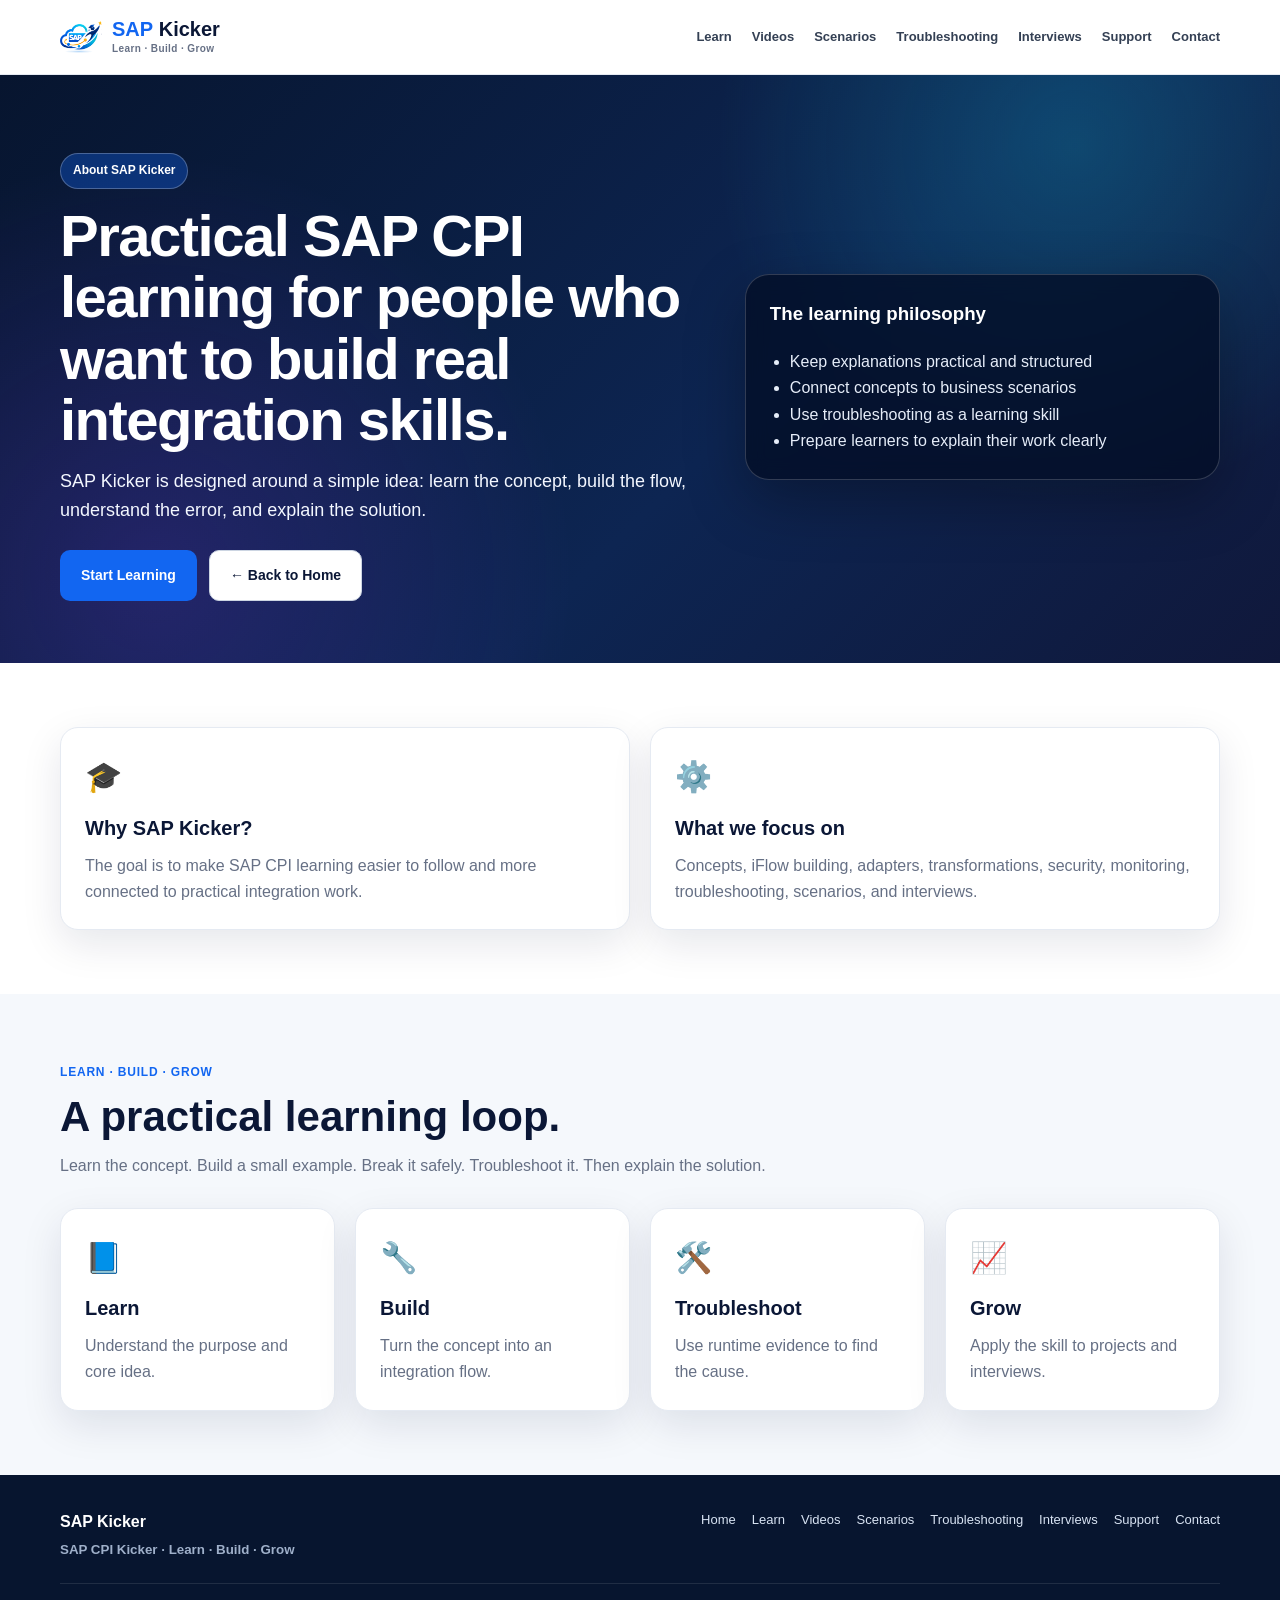
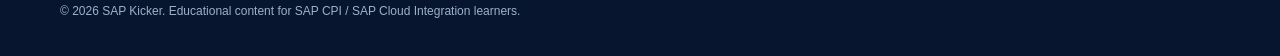
<file: about.html>
<!DOCTYPE html><html lang="en"><head><meta charset="UTF-8"><meta name="viewport" content="width=device-width, initial-scale=1.0"><meta name="description" content="About SAP Kicker, a practical learning resource for SAP CPI and SAP Cloud Integration."><title>SAP Kicker | About</title><link rel="stylesheet" href="site.css"></head><body><header><div class="container nav"><a class="logo" href="index.html" aria-label="SAP Kicker home"><img class="site-logo-image" src="[data-uri]" alt="SAP Kicker logo"><span class="logo-text"><b>SAP</b> Kicker<small>Learn · Build · Grow</small></span></a><button class="menu-btn" onclick="toggleMenu()" aria-label="Open navigation menu">☰</button><nav><a href="learning-roadmap.html">Learn</a><a href="tutorials.html">Videos</a><a href="real-time-scenarios.html">Scenarios</a><a href="troubleshooting.html">Troubleshooting</a><a href="interview-preparation.html">Interviews</a><a href="support.html">Support</a><a href="contact.html">Contact</a></nav></div></header><main><section class="page-hero"><div class="container"><div class="hero-grid"><div><span class="badge">About SAP Kicker</span><h1>Practical SAP CPI learning for people who want to build real integration skills.</h1><p>SAP Kicker is designed around a simple idea: learn the concept, build the flow, understand the error, and explain the solution.</p><div class="hero-actions"><a class="btn btn-primary" href="learning-roadmap.html">Start Learning</a><a class="btn btn-outline" href="index.html">← Back to Home</a></div></div><div class="hero-card"><h3>The learning philosophy</h3><ul><li>Keep explanations practical and structured</li><li>Connect concepts to business scenarios</li><li>Use troubleshooting as a learning skill</li><li>Prepare learners to explain their work clearly</li></ul></div></div></div></section><section><div class="container"><div class="grid grid-2"><article class="card"><div class="icon">🎓</div><h3>Why SAP Kicker?</h3><p>The goal is to make SAP CPI learning easier to follow and more connected to practical integration work.</p></article><article class="card"><div class="icon">⚙️</div><h3>What we focus on</h3><p>Concepts, iFlow building, adapters, transformations, security, monitoring, troubleshooting, scenarios, and interviews.</p></article></div></div></section>
<section class="alt"><div class="container"><div class="section-head"><span class="eyebrow">Learn · Build · Grow</span><h2>A practical learning loop.</h2><p>Learn the concept. Build a small example. Break it safely. Troubleshoot it. Then explain the solution.</p></div><div class="grid grid-4"><article class="card"><div class="icon">📘</div><h3>Learn</h3><p>Understand the purpose and core idea.</p></article><article class="card"><div class="icon">🔧</div><h3>Build</h3><p>Turn the concept into an integration flow.</p></article><article class="card"><div class="icon">🛠️</div><h3>Troubleshoot</h3><p>Use runtime evidence to find the cause.</p></article><article class="card"><div class="icon">📈</div><h3>Grow</h3><p>Apply the skill to projects and interviews.</p></article></div></div></section></main><footer><div class="container"><div class="footer-grid"><div><div class="footer-brand">SAP Kicker<small>SAP CPI Kicker · Learn · Build · Grow</small></div></div><div class="footer-links"><a href="index.html">Home</a><a href="learning-roadmap.html">Learn</a><a href="tutorials.html">Videos</a><a href="real-time-scenarios.html">Scenarios</a><a href="troubleshooting.html">Troubleshooting</a><a href="interview-preparation.html">Interviews</a><a href="support.html">Support</a><a href="contact.html">Contact</a></div></div><div class="copyright">© 2026 SAP Kicker. Educational content for SAP CPI / SAP Cloud Integration learners.</div></div></footer><script>function toggleMenu(){document.querySelector('.nav').classList.toggle('open')}</script></body></html>
</file>
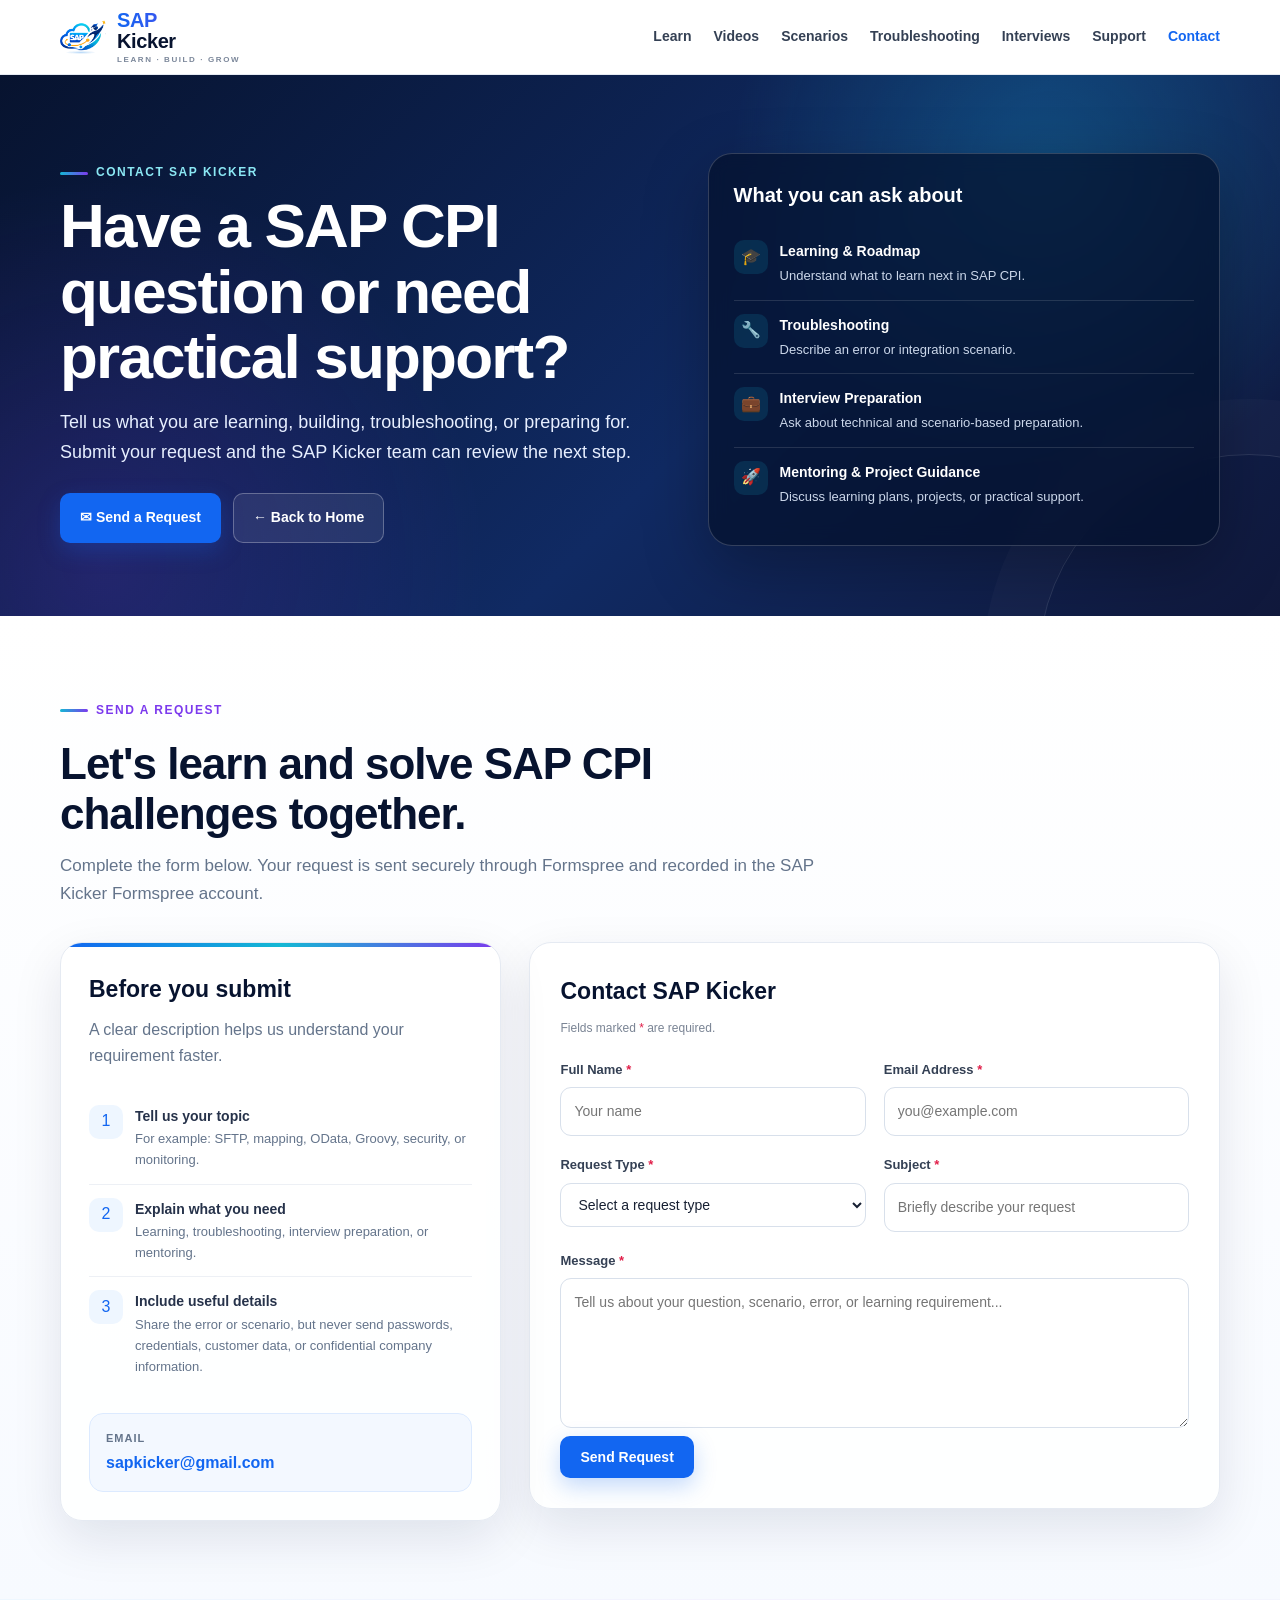
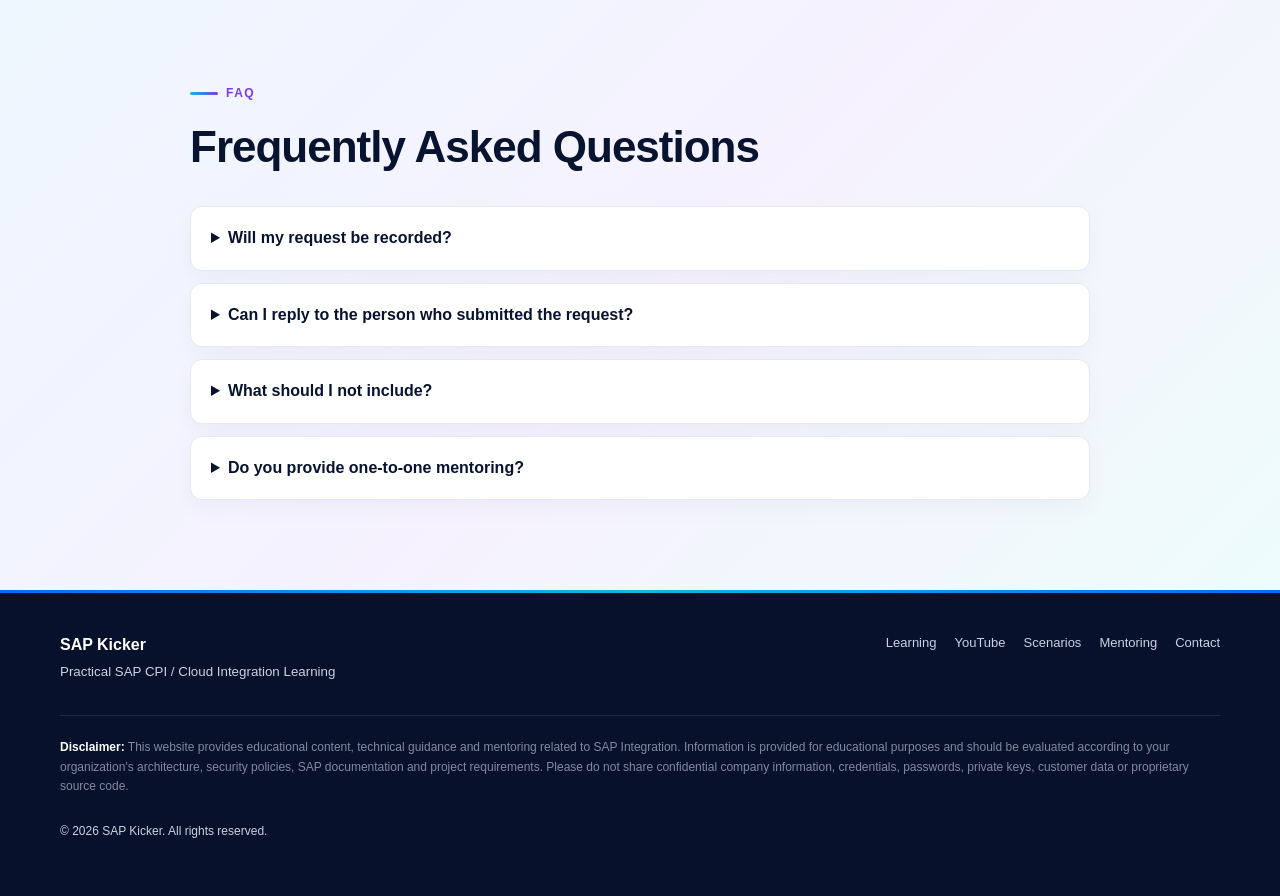
<file: contact.html>
<!DOCTYPE html>
<html lang="en">
<head>
<meta charset="UTF-8">
<meta name="viewport" content="width=device-width, initial-scale=1.0">
<meta name="description" content="Contact SAP Kicker for SAP CPI learning questions, support, mentoring, and collaboration.">
<title>SAP Kicker | Contact</title>
<style>
:root{
  --navy:#07132f; --blue:#1266f1; --cyan:#14b8d4; --purple:#7c3aed;
  --text:#172033; --muted:#64748b; --white:#fff; --border:#e5eaf2;
  --shadow:0 18px 50px rgba(11,23,54,.10);
}
*{box-sizing:border-box;scroll-behavior:smooth}
body{
  margin:0;font-family:Inter,Segoe UI,Roboto,Arial,sans-serif;color:var(--text);
  background:radial-gradient(circle at 0% 0%,rgba(18,102,241,.035),transparent 28%),
             radial-gradient(circle at 100% 40%,rgba(20,184,212,.035),transparent 25%),#fff;
  line-height:1.65;
}
a{text-decoration:none;color:inherit}
.container{width:min(1160px,92%);margin:auto}
header{
  position:sticky;top:0;z-index:1000;background:rgba(255,255,255,.96);
  backdrop-filter:blur(12px);border-bottom:1px solid var(--border);
}
.nav{height:74px;display:flex;align-items:center;justify-content:space-between;gap:20px}
.logo{display:flex;align-items:center;gap:11px;letter-spacing:-.4px;flex:0 0 auto}
.site-logo-image{width:46px;height:46px;object-fit:contain;border-radius:13px;display:block}
.logo-text{display:flex;flex-direction:column;font-size:20px;font-weight:850;line-height:1.05;color:var(--navy)}
.logo-text b{background:linear-gradient(90deg,#1266f1,#7c3aed);-webkit-background-clip:text;background-clip:text;color:transparent}
.logo-text small{font-size:8px;letter-spacing:1.6px;text-transform:uppercase;color:#7b879a;margin-top:4px;font-weight:800}
nav{display:flex;gap:22px;align-items:center}
nav a{font-size:14px;font-weight:650;color:#344054}
nav a:hover,nav a.active{color:var(--blue)}
.menu-btn{display:none;background:none;border:0;font-size:27px;cursor:pointer;color:var(--navy)}

.contact-hero{
  position:relative;overflow:hidden;color:white;
  background:
    radial-gradient(circle at 82% 18%,rgba(20,184,212,.24),transparent 28%),
    radial-gradient(circle at 8% 90%,rgba(124,58,237,.20),transparent 30%),
    linear-gradient(135deg,#07132f 0%,#102a63 58%,#10183b 100%);
  padding:78px 0 70px;
}
.contact-hero::after{
  content:"";position:absolute;width:420px;height:420px;border-radius:50%;
  right:-180px;bottom:-260px;border:1px solid rgba(255,255,255,.12);
  box-shadow:0 0 0 55px rgba(255,255,255,.025);
}
.hero-grid{display:grid;grid-template-columns:1.08fr .92fr;gap:46px;align-items:center;position:relative;z-index:2}
.eyebrow{
  display:inline-flex;align-items:center;gap:8px;color:#8be8f4;font-size:12px;font-weight:850;
  text-transform:uppercase;letter-spacing:1.5px;margin-bottom:10px;
}
.eyebrow::before{content:"";width:28px;height:3px;border-radius:99px;background:linear-gradient(90deg,#14b8d4,#7c3aed)}
h1{font-size:clamp(38px,5vw,62px);line-height:1.06;letter-spacing:-1.8px;margin:0 0 18px;color:#fff}
.hero-copy p{font-size:18px;max-width:700px;color:#e7efff;margin:0}
.hero-actions{display:flex;gap:12px;flex-wrap:wrap;margin-top:26px}
.btn{display:inline-flex;align-items:center;justify-content:center;padding:12px 19px;border-radius:10px;font-weight:750;font-size:14px;border:1px solid transparent;transition:.2s;cursor:pointer}
.btn-primary{background:var(--blue);color:#fff;box-shadow:0 8px 22px rgba(18,102,241,.25)}
.btn-primary:hover{transform:translateY(-2px)}
.btn-outline{background:rgba(255,255,255,.08);border-color:rgba(255,255,255,.28);color:#fff}
.hero-panel{
  background:rgba(4,16,43,.70);border:1px solid rgba(255,255,255,.18);border-radius:24px;
  padding:25px;box-shadow:0 22px 65px rgba(0,0,0,.28);backdrop-filter:blur(10px)
}
.hero-panel h3{margin:0 0 15px;font-size:20px;color:#fff}
.panel-item{display:flex;gap:12px;align-items:flex-start;padding:13px 0;border-top:1px solid rgba(255,255,255,.12)}
.panel-item:first-of-type{border-top:0}
.panel-icon{width:34px;height:34px;display:grid;place-items:center;border-radius:10px;background:rgba(20,184,212,.14);flex:0 0 auto}
.panel-item strong{display:block;color:#fff;font-size:14px}
.panel-item span{display:block;color:#cbd7ea;font-size:13px;margin-top:2px}

section{padding:78px 0}
.contact-section{background:linear-gradient(180deg,#fff 0%,#f7faff 100%)}
.section-head{max-width:760px;margin-bottom:34px}
.section-head .eyebrow{color:var(--purple)}
.section-head h2{font-size:clamp(30px,4vw,44px);line-height:1.15;margin:8px 0 12px;color:var(--navy);letter-spacing:-1px}
.section-head p{color:var(--muted);font-size:17px;margin:0}

.contact-grid{display:grid;grid-template-columns:.78fr 1.22fr;gap:28px;align-items:start}
.info-card,.form-card{background:rgba(255,255,255,.92);border:1px solid var(--border);border-radius:22px;box-shadow:var(--shadow)}
.info-card{padding:28px;position:relative;overflow:hidden}
.info-card::before{content:"";position:absolute;left:0;right:0;top:0;height:4px;background:linear-gradient(90deg,#1266f1,#14b8d4,#7c3aed)}
.info-card h3,.form-card h3{margin:0 0 8px;color:var(--navy);font-size:23px}
.info-card>p{color:var(--muted);margin-top:0}
.info-list{list-style:none;padding:0;margin:22px 0 0}
.info-list li{display:flex;gap:12px;padding:13px 0;border-top:1px solid #edf0f5}
.info-list li:first-child{border-top:0}
.info-badge{width:34px;height:34px;border-radius:10px;background:#eef6ff;color:var(--blue);display:grid;place-items:center;flex:0 0 auto}
.info-list strong{display:block;color:#26324a;font-size:14px}
.info-list span{display:block;color:var(--muted);font-size:13px}
.email-box{margin-top:22px;padding:15px 16px;background:#f3f8ff;border:1px solid #dceaff;border-radius:14px}
.email-box small{display:block;color:#64748b;font-size:11px;text-transform:uppercase;letter-spacing:1px;font-weight:800}
.email-box a{display:block;color:var(--blue);font-weight:800;margin-top:3px;word-break:break-word}

.form-card{padding:30px}
.form-grid{display:grid;grid-template-columns:1fr 1fr;gap:18px}
.field{display:flex;flex-direction:column;gap:7px}
.field.full{grid-column:1/-1}
label{font-size:13px;font-weight:750;color:#344054}
.required{color:#e11d48}
input,select,textarea{
  width:100%;border:1px solid #d8e0eb;border-radius:11px;background:#fff;color:#172033;
  font:inherit;font-size:14px;padding:12px 13px;outline:none;transition:.2s
}
input:focus,select:focus,textarea:focus{border-color:#7aa9ff;box-shadow:0 0 0 4px rgba(18,102,241,.10)}
textarea{min-height:150px;resize:vertical}
.form-note{font-size:12px;color:#7a8494;margin:8px 0 20px}
.submit-row{display:flex;align-items:center;gap:15px;flex-wrap:wrap;margin-top:8px}
.status{font-size:13px;font-weight:700;display:none}
.status.success{display:block;color:#16803c}
.status.error{display:block;color:#b42318}
.status.sending{display:block;color:#526176}
.submit-btn:disabled{opacity:.65;cursor:wait;transform:none}
.honeypot{position:absolute!important;left:-9999px!important;width:1px!important;height:1px!important;overflow:hidden!important}

.faq-section{background:linear-gradient(135deg,#eef7ff 0%,#f6f2ff 52%,#eefcfb 100%)}
.faq{max-width:900px;margin:auto}
details{background:#fff;border:1px solid var(--border);border-radius:12px;padding:18px 20px;margin-bottom:12px;box-shadow:0 8px 24px rgba(11,23,54,.04)}
summary{cursor:pointer;font-weight:750;color:var(--navy)}
details p{color:var(--muted);margin:10px 0 0}

footer{position:relative;overflow:hidden;background:#07112b;color:#c8d2e4;padding:42px 0}
footer::before{content:"";position:absolute;top:0;left:0;right:0;height:3px;background:linear-gradient(90deg,#1266f1,#14b8d4,#1266f1)}
.footer-grid{display:flex;justify-content:space-between;gap:30px;flex-wrap:wrap}
footer strong{color:#fff}
.footer-links{display:flex;gap:18px;flex-wrap:wrap;font-size:13px}
footer a:hover{color:#fff}
.disclaimer{font-size:12px;color:#7f8ba0;border-top:1px solid rgba(255,255,255,.10);padding-top:22px;margin-top:30px}
footer .copyright{font-size:12px;margin-top:25px}

@media(max-width:900px){
  .hero-grid,.contact-grid{grid-template-columns:1fr}
  nav{display:none;position:absolute;top:74px;left:0;right:0;background:#fff;padding:18px 5%;border-bottom:1px solid var(--border);flex-direction:column;align-items:flex-start;gap:15px}
  nav.open{display:flex}
  .menu-btn{display:block}
}
@media(max-width:650px){
  .nav{height:68px}
  .site-logo-image{width:42px;height:42px}
  .logo-text{font-size:18px}
  .contact-hero{padding:62px 0 54px}
  section{padding:60px 0}
  .form-grid{grid-template-columns:1fr}
  .field.full{grid-column:auto}
  .form-card,.info-card{padding:22px}
  h1{letter-spacing:-1px}
}
</style>
</head>
<body>
<header>
  <div class="container nav">
    <a class="logo" href="index.html" aria-label="SAP Kicker home">
      <img class="site-logo-image" src="[data-uri]" alt="SAP Kicker logo">
      <span class="logo-text"><b>SAP</b> Kicker<small>Learn · Build · Grow</small></span>
    </a>
    <button class="menu-btn" onclick="toggleMenu()" aria-label="Open navigation menu">☰</button>
    <nav id="nav">
      <a href="learning-roadmap.html">Learn</a>
      <a href="tutorials.html">Videos</a>
      <a href="real-time-scenarios.html">Scenarios</a>
      <a href="troubleshooting.html">Troubleshooting</a>
      <a href="interview-preparation.html">Interviews</a>
      <a href="support.html">Support</a>
      <a class="active" href="contact.html">Contact</a>
    </nav>
  </div>
</header>

<main>
<section class="contact-hero">
  <div class="container hero-grid">
    <div class="hero-copy">
      <span class="eyebrow">Contact SAP Kicker</span>
      <h1>Have a SAP CPI question or need practical support?</h1>
      <p>Tell us what you are learning, building, troubleshooting, or preparing for. Submit your request and the SAP Kicker team can review the next step.</p>
      <div class="hero-actions">
        <a class="btn btn-primary" href="#request-form">✉ Send a Request</a>
        <a class="btn btn-outline" href="index.html">← Back to Home</a>
      </div>
    </div>
    <div class="hero-panel">
      <h3>What you can ask about</h3>
      <div class="panel-item"><div class="panel-icon">🎓</div><div><strong>Learning & Roadmap</strong><span>Understand what to learn next in SAP CPI.</span></div></div>
      <div class="panel-item"><div class="panel-icon">🔧</div><div><strong>Troubleshooting</strong><span>Describe an error or integration scenario.</span></div></div>
      <div class="panel-item"><div class="panel-icon">💼</div><div><strong>Interview Preparation</strong><span>Ask about technical and scenario-based preparation.</span></div></div>
      <div class="panel-item"><div class="panel-icon">🚀</div><div><strong>Mentoring & Project Guidance</strong><span>Discuss learning plans, projects, or practical support.</span></div></div>
    </div>
  </div>
</section>

<section class="contact-section" id="request-form">
  <div class="container">
    <div class="section-head">
      <span class="eyebrow">Send a Request</span>
      <h2>Let's learn and solve SAP CPI challenges together.</h2>
      <p>Complete the form below. Your request is sent securely through Formspree and recorded in the SAP Kicker Formspree account.</p>
    </div>

    <div class="contact-grid">
      <aside class="info-card">
        <h3>Before you submit</h3>
        <p>A clear description helps us understand your requirement faster.</p>
        <ul class="info-list">
          <li><div class="info-badge">1</div><div><strong>Tell us your topic</strong><span>For example: SFTP, mapping, OData, Groovy, security, or monitoring.</span></div></li>
          <li><div class="info-badge">2</div><div><strong>Explain what you need</strong><span>Learning, troubleshooting, interview preparation, or mentoring.</span></div></li>
          <li><div class="info-badge">3</div><div><strong>Include useful details</strong><span>Share the error or scenario, but never send passwords, credentials, customer data, or confidential company information.</span></div></li>
        </ul>
        <div class="email-box">
          <small>Email</small>
          <a href="mailto:sapkicker@gmail.com">sapkicker@gmail.com</a>
        </div>
      </aside>

      <div class="form-card">
        <h3>Contact SAP Kicker</h3>
        <p class="form-note">Fields marked <span class="required">*</span> are required.</p>

        <form id="contact-form" action="https://formspree.io/f/xkjgwqvq" method="POST">
          <div class="form-grid">
            <div class="field">
              <label for="name">Full Name <span class="required">*</span></label>
              <input id="name" name="name" type="text" autocomplete="name" placeholder="Your name" required>
            </div>
            <div class="field">
              <label for="email">Email Address <span class="required">*</span></label>
              <input id="email" name="email" type="email" autocomplete="email" placeholder="you@example.com" required>
            </div>
            <div class="field">
              <label for="topic">Request Type <span class="required">*</span></label>
              <select id="topic" name="topic" required>
                <option value="">Select a request type</option>
                <option>SAP CPI Learning</option>
                <option>Real-Time Scenario</option>
                <option>Troubleshooting</option>
                <option>Interview Preparation</option>
                <option>Career Guidance</option>
                <option>Project Guidance</option>
                <option>1:1 Mentoring</option>
                <option>Other</option>
              </select>
            </div>
            <div class="field">
              <label for="subject">Subject <span class="required">*</span></label>
              <input id="subject" name="subject" type="text" placeholder="Briefly describe your request" required>
            </div>
            <div class="field full">
              <label for="message">Message <span class="required">*</span></label>
              <textarea id="message" name="message" placeholder="Tell us about your question, scenario, error, or learning requirement..." required></textarea>
            </div>
          </div>

          <input class="honeypot" type="text" name="_gotcha" tabindex="-1" autocomplete="off">
          <input type="hidden" name="_subject" value="SAP Kicker Website Contact Request">

          <div class="submit-row">
            <button id="submit-button" class="btn btn-primary submit-btn" type="submit">Send Request</button>
            <span id="form-status" class="status" role="status" aria-live="polite"></span>
          </div>
        </form>
      </div>
    </div>
  </div>
</section>

<section class="faq-section">
  <div class="container faq">
    <div class="section-head">
      <span class="eyebrow">FAQ</span>
      <h2>Frequently Asked Questions</h2>
    </div>
    <details><summary>Will my request be recorded?</summary><p>Yes. The form is connected to the SAP Kicker Formspree endpoint, so submitted form data is recorded in the Formspree account. Formspree can also send the submission to the configured target email.</p></details>
    <details><summary>Can I reply to the person who submitted the request?</summary><p>Yes. The form uses the submitter's email field, which Formspree uses as the Reply-To address for email notifications.</p></details>
    <details><summary>What should I not include?</summary><p>Do not submit passwords, credentials, private keys, customer information, confidential company data, or proprietary source code.</p></details>
    <details><summary>Do you provide one-to-one mentoring?</summary><p>Yes. You can select 1:1 Mentoring in the request type and describe what you need.</p></details>
  </div>
</section>
</main>

<footer>
  <div class="container">
    <div class="footer-grid">
      <div><strong>SAP Kicker</strong><br><small>Practical SAP CPI / Cloud Integration Learning</small></div>
      <div class="footer-links">
        <a href="learning-roadmap.html">Learning</a>
        <a href="tutorials.html">YouTube</a>
        <a href="real-time-scenarios.html">Scenarios</a>
        <a href="support.html">Mentoring</a>
        <a href="contact.html">Contact</a>
      </div>
    </div>
    <div class="disclaimer"><strong>Disclaimer:</strong> This website provides educational content, technical guidance and mentoring related to SAP Integration. Information is provided for educational purposes and should be evaluated according to your organization's architecture, security policies, SAP documentation and project requirements. Please do not share confidential company information, credentials, passwords, private keys, customer data or proprietary source code.</div>
    <p class="copyright">© 2026 SAP Kicker. All rights reserved.</p>
  </div>
</footer>

<script>
function toggleMenu(){document.getElementById("nav").classList.toggle("open");}
document.querySelectorAll("nav a").forEach(a=>a.addEventListener("click",()=>document.getElementById("nav").classList.remove("open")));

const form=document.getElementById("contact-form");
const button=document.getElementById("submit-button");
const status=document.getElementById("form-status");

form.addEventListener("submit", async function(event){
  event.preventDefault();
  status.className="status sending";
  status.textContent="Sending your request…";
  button.disabled=true;

  try{
    const response=await fetch(form.action,{
      method:"POST",
      body:new FormData(form),
      headers:{"Accept":"application/json"}
    });
    if(response.ok){
      form.reset();
      status.className="status success";
      status.textContent="Request received successfully. Thank you for contacting SAP Kicker.";
    }else{
      const data=await response.json().catch(()=>({}));
      throw new Error(data.error || "Unable to submit the request.");
    }
  }catch(error){
    status.className="status error";
    status.textContent="We could not send the request from this browser. Please try again or email sapkicker@gmail.com.";
  }finally{
    button.disabled=false;
  }
});
</script>
</body>
</html>
</file>
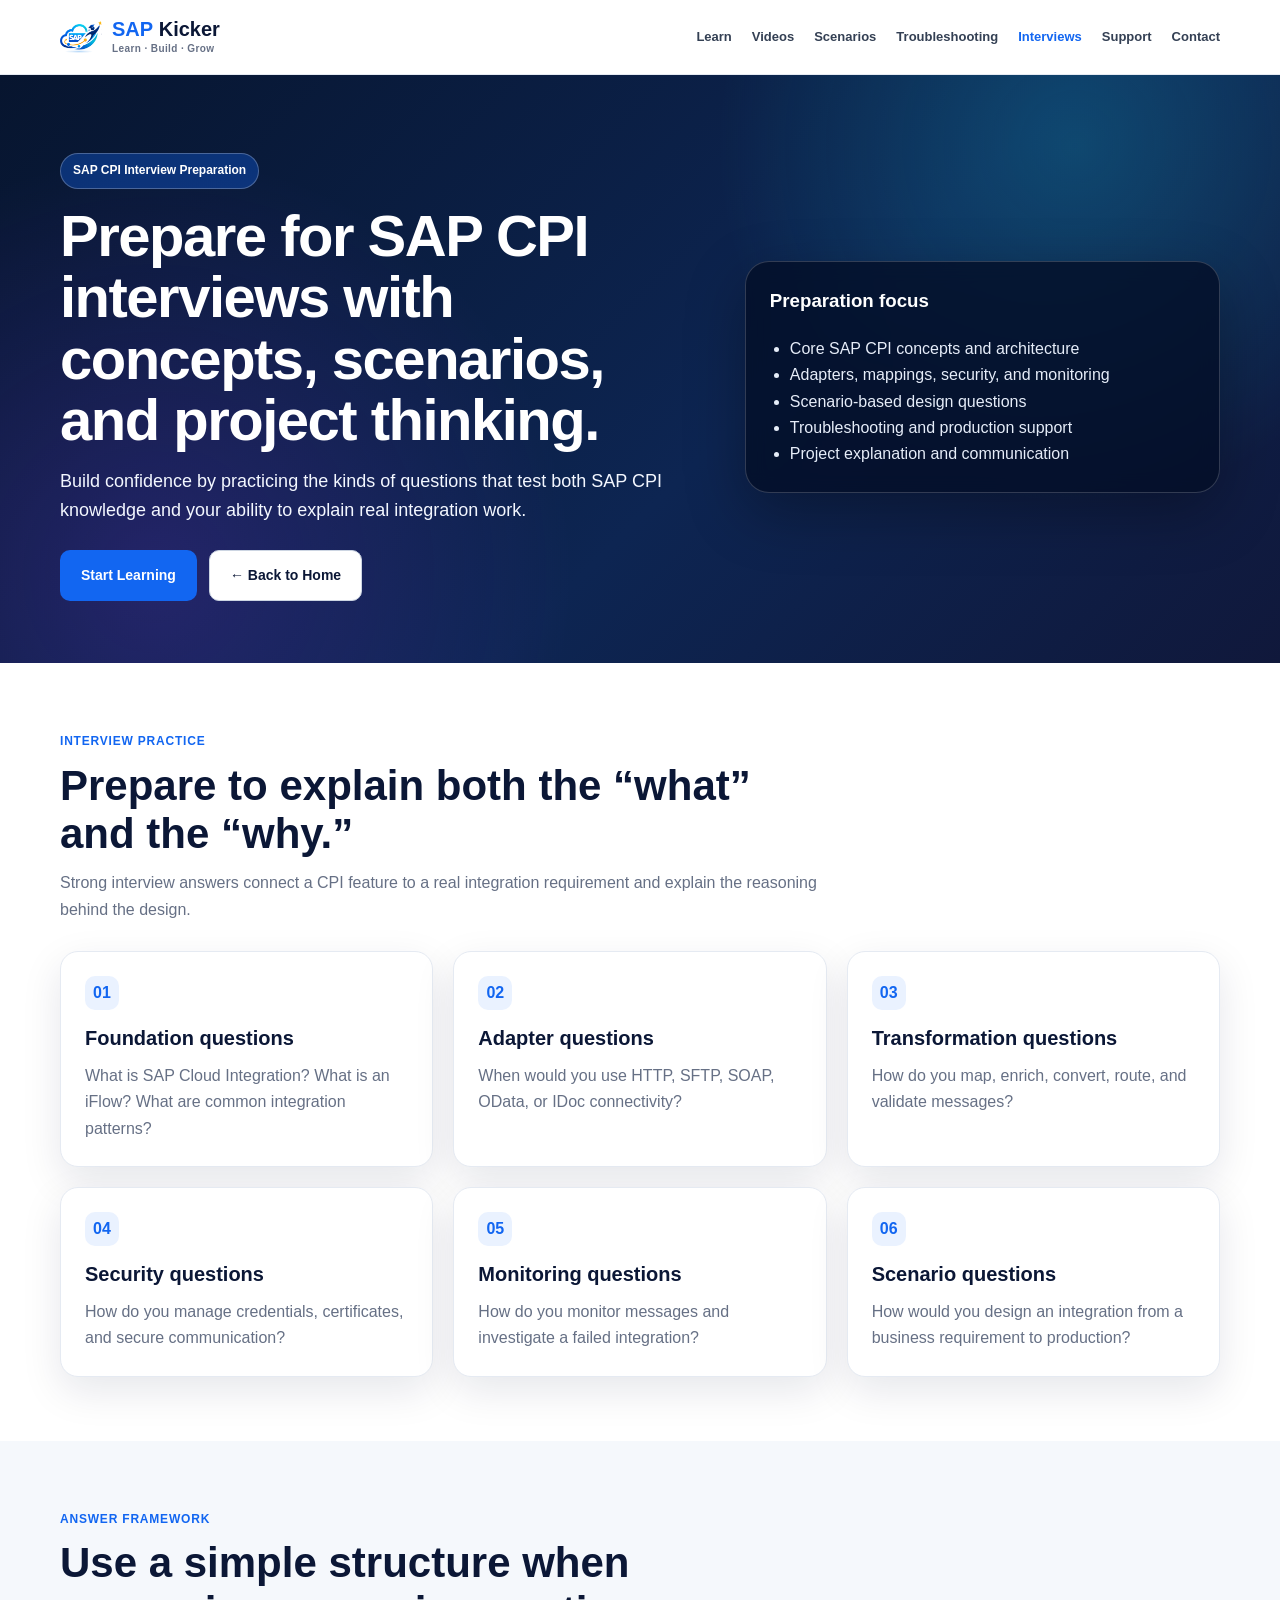
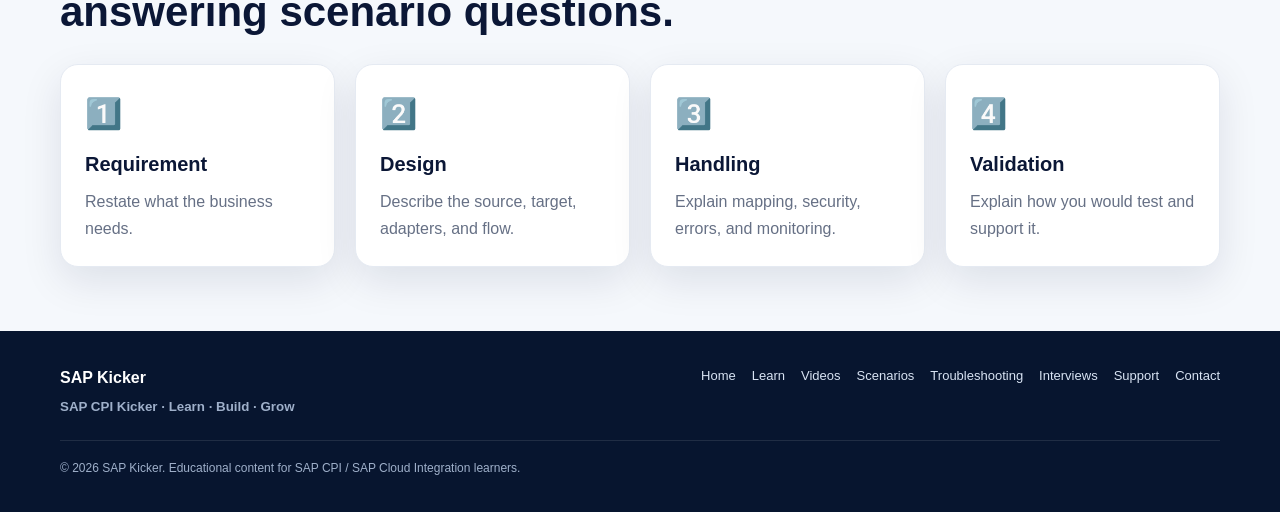
<file: interview-preparation.html>
<!DOCTYPE html><html lang="en"><head><meta charset="UTF-8"><meta name="viewport" content="width=device-width, initial-scale=1.0"><meta name="description" content="SAP CPI interview preparation with fundamentals, scenario-based questions, troubleshooting questions, and project discussion topics."><title>SAP Kicker | Interview Preparation</title><link rel="stylesheet" href="site.css"></head><body><header><div class="container nav"><a class="logo" href="index.html" aria-label="SAP Kicker home"><img class="site-logo-image" src="[data-uri]" alt="SAP Kicker logo"><span class="logo-text"><b>SAP</b> Kicker<small>Learn · Build · Grow</small></span></a><button class="menu-btn" onclick="toggleMenu()" aria-label="Open navigation menu">☰</button><nav><a href="learning-roadmap.html">Learn</a><a href="tutorials.html">Videos</a><a href="real-time-scenarios.html">Scenarios</a><a href="troubleshooting.html">Troubleshooting</a><a href="interview-preparation.html" aria-current="page">Interviews</a><a href="support.html">Support</a><a href="contact.html">Contact</a></nav></div></header><main><section class="page-hero"><div class="container"><div class="hero-grid"><div><span class="badge">SAP CPI Interview Preparation</span><h1>Prepare for SAP CPI interviews with concepts, scenarios, and project thinking.</h1><p>Build confidence by practicing the kinds of questions that test both SAP CPI knowledge and your ability to explain real integration work.</p><div class="hero-actions"><a class="btn btn-primary" href="learning-roadmap.html">Start Learning</a><a class="btn btn-outline" href="index.html">← Back to Home</a></div></div><div class="hero-card"><h3>Preparation focus</h3><ul><li>Core SAP CPI concepts and architecture</li><li>Adapters, mappings, security, and monitoring</li><li>Scenario-based design questions</li><li>Troubleshooting and production support</li><li>Project explanation and communication</li></ul></div></div></div></section><section><div class="container"><div class="section-head"><span class="eyebrow">Interview practice</span><h2>Prepare to explain both the “what” and the “why.”</h2><p>Strong interview answers connect a CPI feature to a real integration requirement and explain the reasoning behind the design.</p></div><div class="grid grid-3"><article class="card"><div class="number">01</div><h3>Foundation questions</h3><p>What is SAP Cloud Integration? What is an iFlow? What are common integration patterns?</p></article><article class="card"><div class="number">02</div><h3>Adapter questions</h3><p>When would you use HTTP, SFTP, SOAP, OData, or IDoc connectivity?</p></article><article class="card"><div class="number">03</div><h3>Transformation questions</h3><p>How do you map, enrich, convert, route, and validate messages?</p></article><article class="card"><div class="number">04</div><h3>Security questions</h3><p>How do you manage credentials, certificates, and secure communication?</p></article><article class="card"><div class="number">05</div><h3>Monitoring questions</h3><p>How do you monitor messages and investigate a failed integration?</p></article><article class="card"><div class="number">06</div><h3>Scenario questions</h3><p>How would you design an integration from a business requirement to production?</p></article></div></div></section>
<section class="alt"><div class="container"><div class="section-head"><span class="eyebrow">Answer framework</span><h2>Use a simple structure when answering scenario questions.</h2></div><div class="grid grid-4"><article class="card"><div class="icon">1️⃣</div><h3>Requirement</h3><p>Restate what the business needs.</p></article><article class="card"><div class="icon">2️⃣</div><h3>Design</h3><p>Describe the source, target, adapters, and flow.</p></article><article class="card"><div class="icon">3️⃣</div><h3>Handling</h3><p>Explain mapping, security, errors, and monitoring.</p></article><article class="card"><div class="icon">4️⃣</div><h3>Validation</h3><p>Explain how you would test and support it.</p></article></div></div></section></main><footer><div class="container"><div class="footer-grid"><div><div class="footer-brand">SAP Kicker<small>SAP CPI Kicker · Learn · Build · Grow</small></div></div><div class="footer-links"><a href="index.html">Home</a><a href="learning-roadmap.html">Learn</a><a href="tutorials.html">Videos</a><a href="real-time-scenarios.html">Scenarios</a><a href="troubleshooting.html">Troubleshooting</a><a href="interview-preparation.html">Interviews</a><a href="support.html">Support</a><a href="contact.html">Contact</a></div></div><div class="copyright">© 2026 SAP Kicker. Educational content for SAP CPI / SAP Cloud Integration learners.</div></div></footer><script>function toggleMenu(){document.querySelector('.nav').classList.toggle('open')}</script></body></html>
</file>
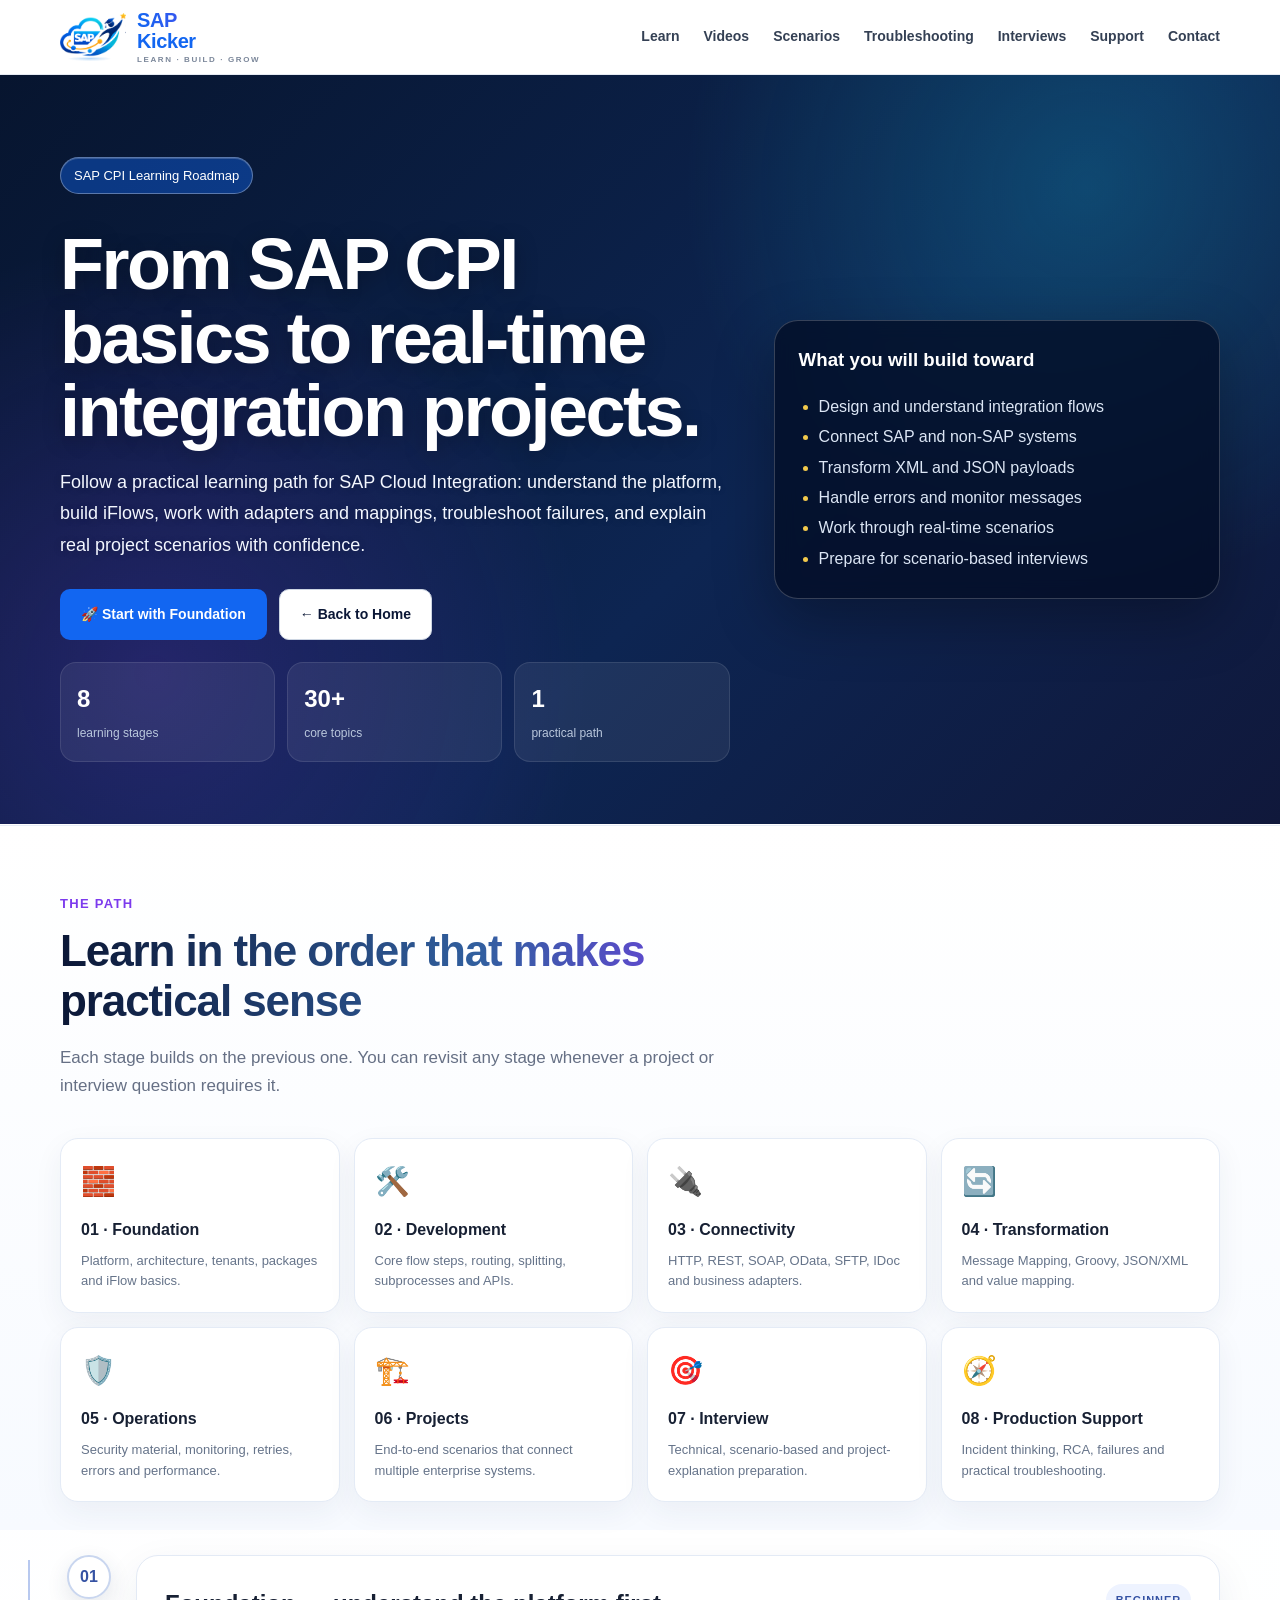
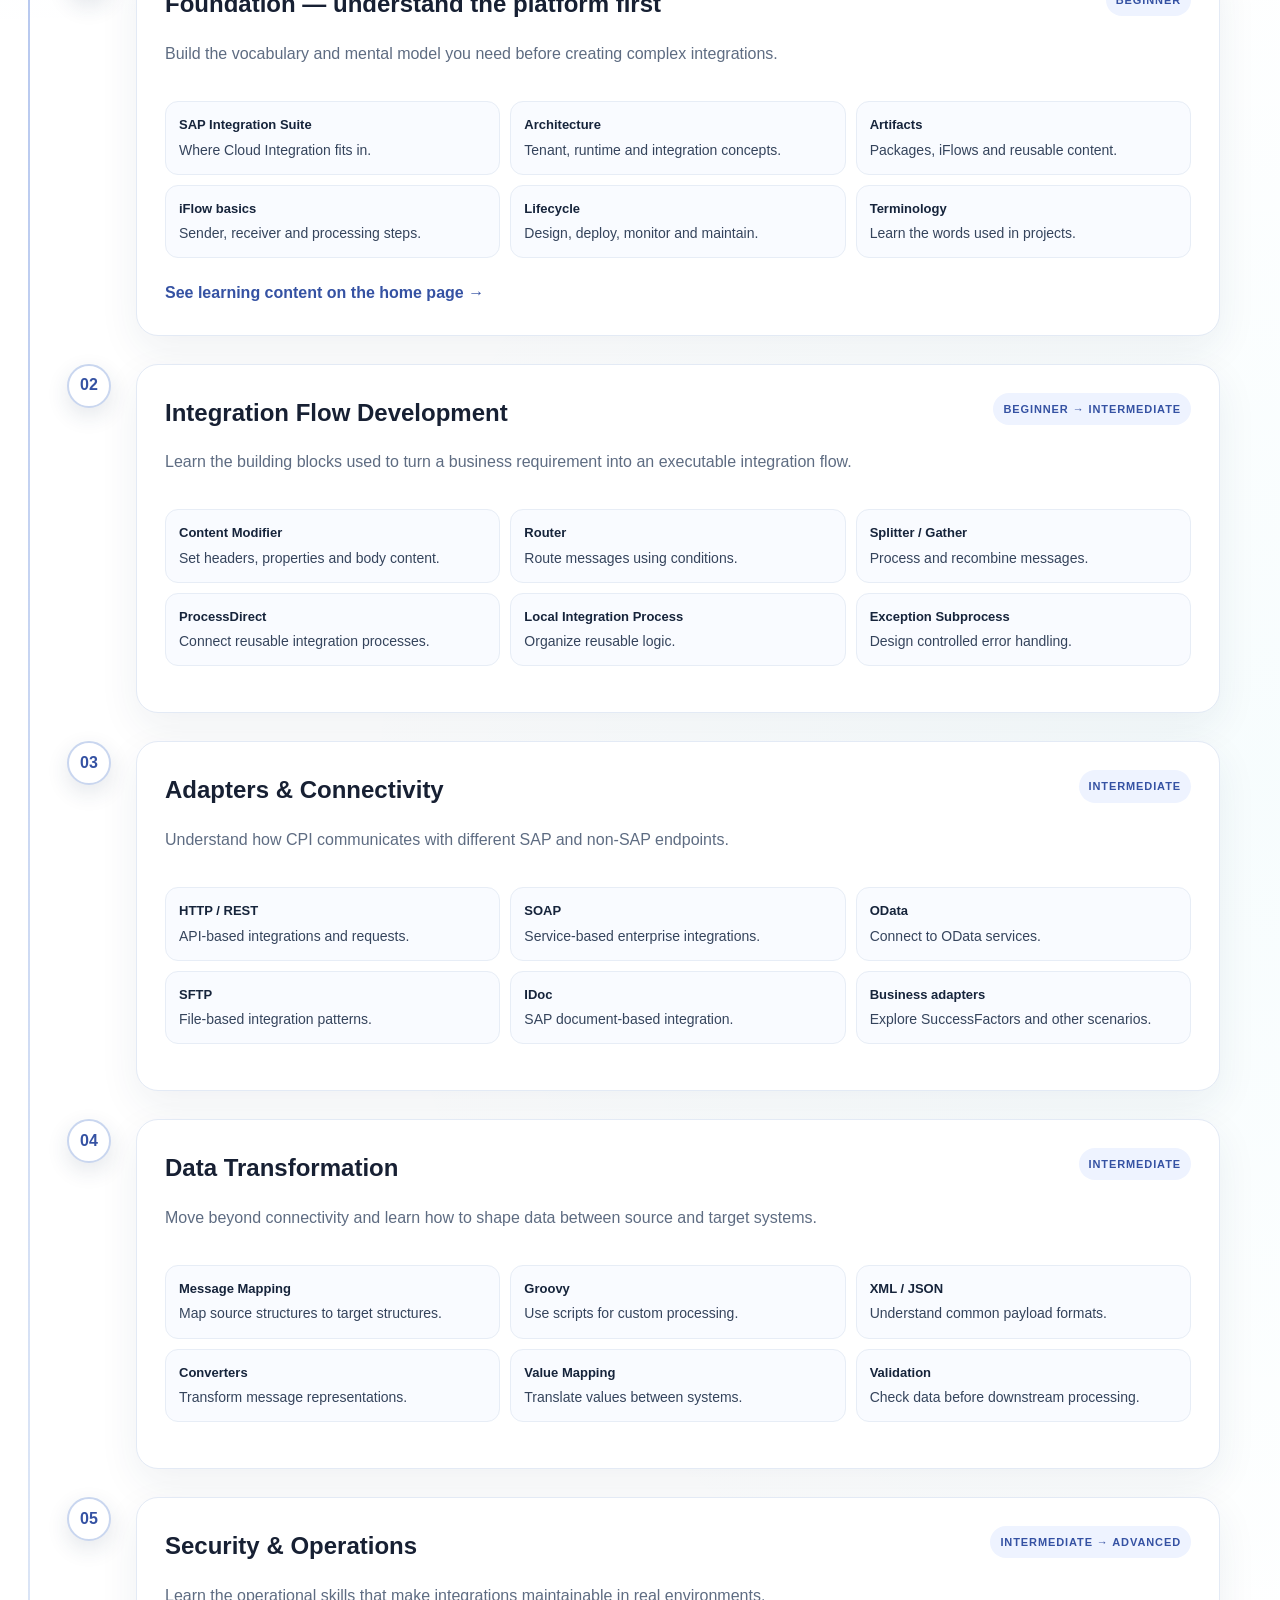
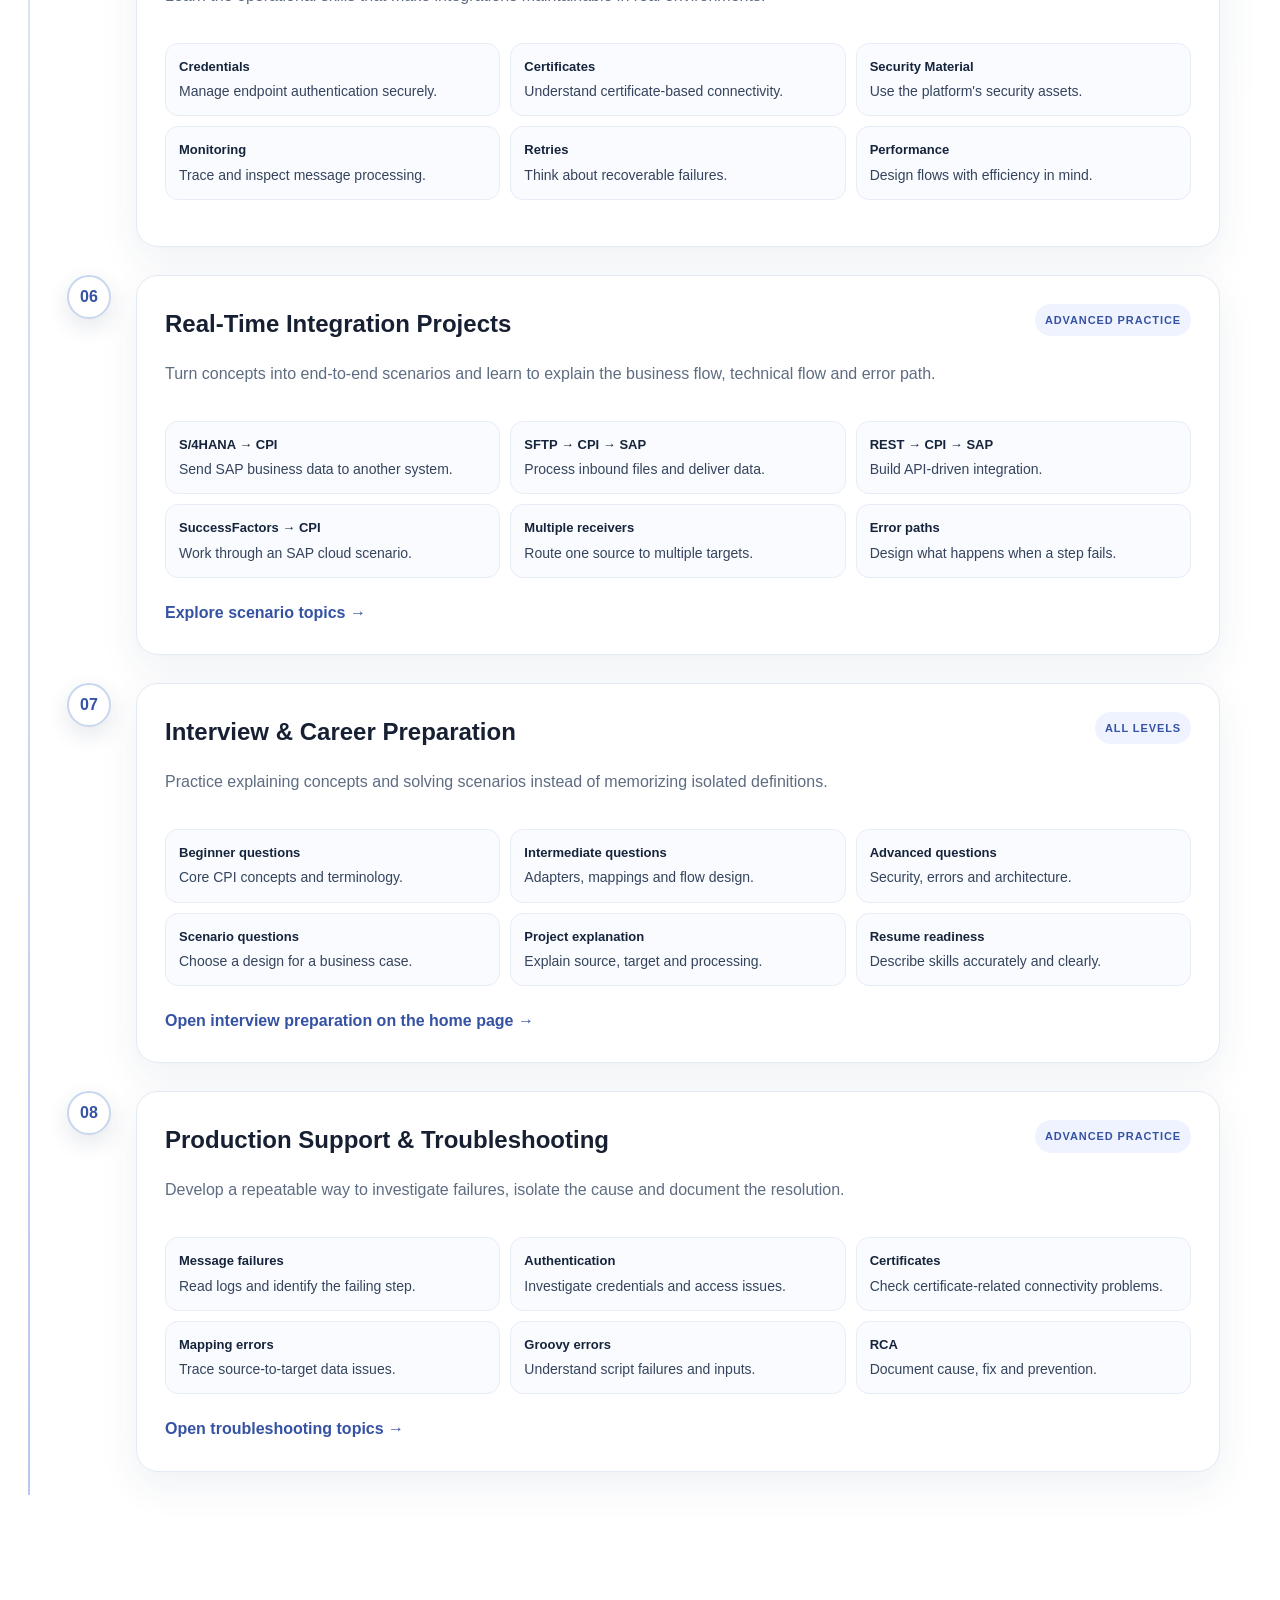
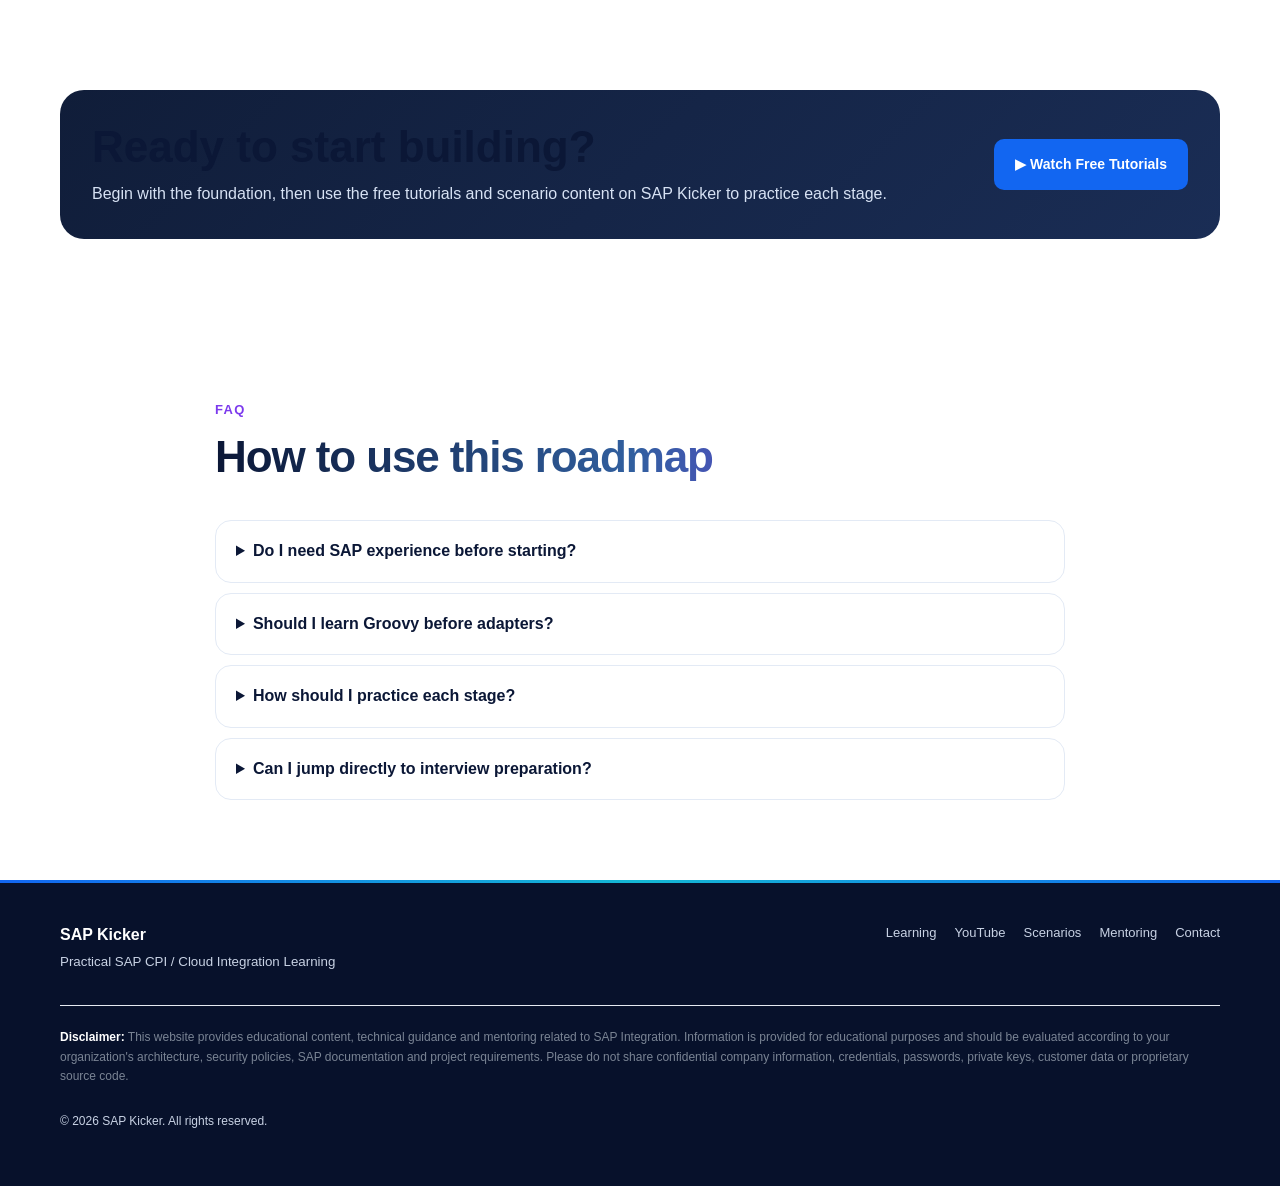
<file: learning-roadmap.html>
<!DOCTYPE html>
<html lang="en">
<head>
<meta charset="UTF-8">
<meta name="viewport" content="width=device-width, initial-scale=1.0">
<meta name="description" content="A practical SAP CPI and SAP Cloud Integration learning roadmap from fundamentals to real-time projects, troubleshooting and interview preparation.">
<title>SAP Kicker | SAP CPI Learning Roadmap</title>

<style>
:root{
  --navy:#0b1736;
  --blue:#1266f1;
  --cyan:#14b8d4;
  --light:#f5f8fc;
  --white:#ffffff;
  --text:#172033;
  --muted:#667085;
  --border:#e5eaf2;
  --shadow:0 14px 40px rgba(11,23,54,.10);
  --radius:18px;
}

*{box-sizing:border-box;scroll-behavior:smooth}
body{
  margin:0;
  font-family:Inter,Segoe UI,Roboto,Arial,sans-serif;
  color:var(--text);
  background:var(--white);
  line-height:1.65;
}
a{text-decoration:none;color:inherit}
.container{width:min(1160px,92%);margin:auto}

header{
  position:sticky;top:0;z-index:1000;
  background:rgba(255,255,255,.96);
  backdrop-filter:blur(12px);
  border-bottom:1px solid var(--border);
}
.nav{
  height:74px;display:flex;align-items:center;justify-content:space-between;
}
.logo{
  font-size:20px;font-weight:800;color:var(--navy);
}
.logo span{color:var(--blue)}
nav{display:flex;gap:24px;align-items:center}
nav a{font-size:14px;font-weight:600;color:#344054}
nav a:hover{color:var(--blue)}
.menu-btn{display:none;background:none;border:0;font-size:28px}

.btn{
  display:inline-block;padding:13px 20px;border-radius:10px;
  font-weight:700;font-size:14px;border:1px solid transparent;
  transition:.2s;
}
.btn-primary{background:var(--blue);color:white}
.btn-primary:hover{transform:translateY(-2px);box-shadow:0 8px 22px rgba(18,102,241,.25)}
.btn-outline{border-color:#ccd5e2;color:var(--navy);background:white}
.btn-outline:hover{border-color:var(--blue);color:var(--blue)}

.hero{
  background:
    radial-gradient(circle at 80% 20%,rgba(20,184,212,.20),transparent 28%),
    radial-gradient(circle at 10% 90%,rgba(18,102,241,.15),transparent 28%),
    linear-gradient(135deg,#07132f,#102a63);
  color:white;padding:100px 0 90px;
}
.hero-grid{display:grid;grid-template-columns:1.15fr .85fr;gap:55px;align-items:center}
.badge{
  display:inline-block;padding:7px 13px;border:1px solid rgba(255,255,255,.25);
  background:rgba(255,255,255,.08);border-radius:50px;font-size:13px;margin-bottom:20px;
}
h1{font-size:clamp(42px,5vw,68px);line-height:1.08;margin:0 0 22px;letter-spacing:-2px}
.hero p{font-size:18px;color:#dce6f7;max-width:680px}
.hero-actions{display:flex;gap:12px;flex-wrap:wrap;margin-top:30px}
.hero .btn-outline{background:transparent;color:white;border-color:rgba(255,255,255,.35)}

.dashboard{
  background:rgba(255,255,255,.08);border:1px solid rgba(255,255,255,.15);
  border-radius:24px;padding:22px;box-shadow:0 25px 70px rgba(0,0,0,.25);
}
.dash-top{display:flex;justify-content:space-between;align-items:center;margin-bottom:18px}
.dot{width:10px;height:10px;border-radius:50%;background:#36d399;display:inline-block;margin-right:7px}
.dash-card{
  background:white;color:var(--text);padding:18px;border-radius:15px;margin-top:12px;
}
.progress{height:8px;background:#edf1f7;border-radius:10px;margin-top:10px;overflow:hidden}
.progress span{display:block;width:72%;height:100%;background:var(--blue)}

section{padding:85px 0}
.section-head{max-width:720px;margin-bottom:38px}
.eyebrow{color:var(--blue);font-size:13px;font-weight:800;text-transform:uppercase;letter-spacing:1.3px}
h2{font-size:clamp(30px,4vw,44px);line-height:1.15;margin:9px 0 13px;color:var(--navy)}
.section-head p{color:var(--muted);font-size:17px}

.grid-4{display:grid;grid-template-columns:repeat(4,1fr);gap:18px}
.grid-3{display:grid;grid-template-columns:repeat(3,1fr);gap:20px}
.card{
  background:white;border:1px solid var(--border);border-radius:var(--radius);
  padding:26px;box-shadow:0 5px 20px rgba(11,23,54,.04);
  transition:.2s;
}
.card:hover{transform:translateY(-5px);box-shadow:var(--shadow)}
.icon{font-size:29px;margin-bottom:13px}
.card h3{margin:0 0 8px;color:var(--navy);font-size:19px}
.card p{margin:0;color:var(--muted);font-size:14px}

.light{background:var(--light)}
.learning-grid{display:grid;grid-template-columns:1fr 1fr;gap:20px}
.path{
  position:relative;padding-left:62px;
}
.path-number{
  position:absolute;left:0;top:0;width:42px;height:42px;border-radius:50%;
  background:var(--blue);color:white;display:grid;place-items:center;font-weight:800;
}
.path ul{padding-left:18px;color:var(--muted);font-size:14px}

.scenario{
  border-radius:18px;padding:28px;background:linear-gradient(135deg,#f7faff,#eef5ff);
  border:1px solid #dce8fb;
}
.flow{
  display:flex;align-items:center;gap:8px;flex-wrap:wrap;margin-top:18px;
}
.flow span{
  background:white;border:1px solid #dbe4f0;padding:9px 12px;border-radius:9px;
  font-size:13px;font-weight:700;
}
.arrow{color:var(--blue);font-weight:900}

.support{
  background:linear-gradient(135deg,#0b1736,#173b83);color:white;
}
.support h2{color:white}
.support .section-head p{color:#d9e3f4}
.support .card{background:rgba(255,255,255,.08);border-color:rgba(255,255,255,.15)}
.support .card h3{color:white}
.support .card p{color:#d8e1ef}

.price-note{
  margin-top:30px;padding:18px 20px;border-left:4px solid var(--cyan);
  background:#f5fbfd;border-radius:10px;color:#475467;
}

.faq{max-width:850px}
details{
  border:1px solid var(--border);border-radius:12px;padding:18px 20px;margin-bottom:12px;
  background:white;
}
summary{cursor:pointer;font-weight:750;color:var(--navy)}

.contact-box{
  display:grid;grid-template-columns:1fr 1fr;gap:35px;align-items:center;
}
.email{
  font-size:20px;font-weight:800;color:var(--blue);word-break:break-word;
}
.disclaimer{
  font-size:12px;color:#7a8494;border-top:1px solid var(--border);padding-top:22px;margin-top:30px;
}

footer{background:#07112b;color:#c8d2e4;padding:42px 0}
.footer-grid{display:flex;justify-content:space-between;gap:30px;flex-wrap:wrap}
footer strong{color:white}
.footer-links{display:flex;gap:18px;flex-wrap:wrap;font-size:13px}
footer a:hover{color:white}

@media(max-width:900px){
  .hero-grid,.contact-box{grid-template-columns:1fr}
  .grid-4{grid-template-columns:repeat(2,1fr)}
  .grid-3{grid-template-columns:1fr 1fr}
  .learning-grid{grid-template-columns:1fr}
  nav{display:none;position:absolute;top:74px;left:0;right:0;background:white;padding:18px 5%;border-bottom:1px solid var(--border);flex-direction:column;align-items:flex-start}
  nav.open{display:flex;animation:navIn .2s ease-out}@keyframes navIn{from{opacity:0;transform:translateY(-8px)}to{opacity:1;transform:none}}
  .menu-btn{display:block}
}
@media(max-width:600px){
  section{padding:65px 0}
  .hero{padding:75px 0}
  .grid-4,.grid-3{grid-template-columns:1fr}
  h1{letter-spacing:-1px}
}

/* SAP Kicker premium visual enhancements */
body{
  background:
    radial-gradient(circle at 0% 0%, rgba(18,102,241,.035), transparent 28%),
    radial-gradient(circle at 100% 40%, rgba(20,184,212,.035), transparent 25%),
    #fff;
}
.logo{display:flex;align-items:center;gap:10px;letter-spacing:-.4px}
.logo-text{display:flex;flex-direction:column;font-size:20px;font-weight:850;line-height:1.05;color:var(--navy)}
.logo-text b{background:linear-gradient(90deg,#1266f1,#7c3aed);-webkit-background-clip:text;background-clip:text;color:transparent}
.logo-text small{font-size:8px;letter-spacing:1.6px;text-transform:uppercase;color:#7b879a;margin-top:4px;font-weight:800}
.hero{
  position:relative;overflow:hidden;
}
.hero::before,.hero::after{
  content:"";position:absolute;border-radius:50%;pointer-events:none;
}
.hero::before{
  width:420px;height:420px;right:-170px;top:-180px;
  border:1px solid rgba(255,255,255,.12);
  box-shadow:0 0 0 55px rgba(255,255,255,.025),0 0 0 110px rgba(255,255,255,.018);
}
.hero::after{
  width:260px;height:260px;left:-160px;bottom:-170px;
  background:rgba(20,184,212,.07);
}
.hero-grid,.container{position:relative;z-index:1}
.hero h1{
  text-shadow:0 8px 30px rgba(0,0,0,.16);
}
.badge{
  box-shadow:inset 0 1px rgba(255,255,255,.18);
}
.dashboard{
  position:relative;
}
.dashboard::after{
  content:"";
  position:absolute;inset:10px;border-radius:18px;
  border:1px solid rgba(255,255,255,.06);
  pointer-events:none;
}
.card,.scenario,details{
  position:relative;
  overflow:hidden;
}
.card::before{
  content:"";position:absolute;left:0;right:0;top:0;height:3px;
  background:linear-gradient(90deg,#1266f1,#14b8d4);
  transform:scaleX(0);transform-origin:left;transition:.25s;
}
.card:hover::before{transform:scaleX(1)}
.card:hover .icon{transform:scale(1.08) rotate(-2deg)}
.icon{display:inline-block;transition:.25s}
.section-head h2{
  letter-spacing:-1.1px;
}
.scenario{
  box-shadow:0 8px 26px rgba(18,102,241,.05);
}
.flow span{
  box-shadow:0 4px 12px rgba(11,23,54,.05);
}
.support{
  position:relative;overflow:hidden;
}
.support::before{
  content:"";
  position:absolute;width:520px;height:520px;border-radius:50%;
  right:-230px;top:-270px;
  border:1px solid rgba(255,255,255,.10);
  box-shadow:0 0 0 60px rgba(255,255,255,.025);
}
.support .container{position:relative;z-index:1}
.btn{
  position:relative;overflow:hidden;
}
.btn::after{
  content:"";position:absolute;top:0;left:-110%;width:70%;height:100%;
  background:linear-gradient(100deg,transparent,rgba(255,255,255,.18),transparent);
  transform:skewX(-20deg);transition:.45s;
}
.btn:hover::after{left:140%}
footer{
  position:relative;
  overflow:hidden;
}
footer::before{
  content:"";
  position:absolute;left:0;right:0;top:0;height:3px;
  background:linear-gradient(90deg,#1266f1,#14b8d4,#1266f1);
}
@media(max-width:600px){
  .logo{font-size:17px}
  .logo::before{width:30px;height:30px}
}


.hero-subtitle{
  margin:0 0 4px!important;
  color:#7dd3fc!important;
  font-size:22px!important;
  font-weight:800;
  letter-spacing:.3px;
}

/* SAP Kicker visual upgrade: distinctive logo, colorful sections, responsive image blocks */
:root{--purple:#7c3aed;--teal:#0ea5a4;--gold:#f59e0b;--sky:#eaf5ff}
section:nth-of-type(1){background:linear-gradient(180deg,#ffffff 0%,#f8fbff 100%)}
section#learn{background:linear-gradient(135deg,#eef7ff 0%,#f6f2ff 52%,#eefcfb 100%)}
section#videos{background:linear-gradient(180deg,#fff 0%,#f8f5ff 100%)}
section#scenarios{background:linear-gradient(135deg,#f1fbff 0%,#eef6ff 45%,#f8f1ff 100%)}
section#troubleshooting{background:linear-gradient(180deg,#ffffff 0%,#f3fbff 100%)}
section#interview{background:linear-gradient(135deg,#fff8ed 0%,#f7f2ff 100%)}
section#contact{background:linear-gradient(135deg,#eef8ff 0%,#f5f1ff 100%)}
.eyebrow{color:var(--purple)}
.section-head h2{background:linear-gradient(90deg,var(--navy),#315f9f 58%,var(--purple));-webkit-background-clip:text;background-clip:text;color:transparent}
.card{background:rgba(255,255,255,.88);backdrop-filter:blur(7px)}
.card:nth-child(3n+1)::before{background:linear-gradient(90deg,#1266f1,#14b8d4)}
.card:nth-child(3n+2)::before{background:linear-gradient(90deg,#7c3aed,#ec4899)}
.card:nth-child(3n)::before{background:linear-gradient(90deg,#0ea5a4,#f59e0b)}
.path-number{background:linear-gradient(135deg,#1266f1,#7c3aed);box-shadow:0 8px 18px rgba(124,58,237,.2)}
.hero-image-wrap{position:relative;height:190px;border-radius:18px;overflow:hidden;margin-bottom:18px;border:1px solid rgba(255,255,255,.18)}
.hero-image-wrap img{width:100%;height:100%;object-fit:cover;display:block;filter:saturate(1.15) contrast(1.03)}
.hero-image-wrap:after{content:"";position:absolute;inset:0;background:linear-gradient(120deg,rgba(4,18,55,.68),rgba(18,102,241,.12) 60%,rgba(124,58,237,.42))}
.image-overlay{position:absolute;z-index:1;left:14px;right:14px;bottom:12px;display:flex;gap:8px;flex-wrap:wrap}
.image-overlay span{font-size:11px;font-weight:800;color:#fff;padding:6px 9px;border-radius:999px;background:rgba(5,20,50,.58);border:1px solid rgba(255,255,255,.2);backdrop-filter:blur(6px)}
.section-image-banner,.scenario-feature,.support-visual{position:relative;overflow:hidden;border-radius:24px;min-height:170px;margin:0 0 28px;box-shadow:0 18px 45px rgba(11,23,54,.12);border:1px solid rgba(255,255,255,.65)}
.section-image-banner img,.scenario-feature img,.support-visual img{width:100%;height:210px;object-fit:cover;display:block;filter:saturate(1.08)}
.section-image-banner:after,.scenario-feature:after,.support-visual:after{content:"";position:absolute;inset:0;background:linear-gradient(90deg,rgba(7,17,43,.86),rgba(7,17,43,.28) 62%,rgba(18,102,241,.08))}
.section-image-banner>div,.scenario-feature>div,.support-visual>div{position:absolute;z-index:2;left:28px;top:50%;transform:translateY(-50%);max-width:600px;color:#fff;display:flex;flex-direction:column;gap:5px}
.section-image-banner strong,.scenario-feature strong,.support-visual strong{font-size:24px;line-height:1.2}
.section-image-banner span,.scenario-feature span,.support-visual span{font-size:14px;color:#e7eefb}
.scenario{background:rgba(255,255,255,.9);border:1px solid #dce7f5}
.scenario h3{color:#17366d}
.support{background:linear-gradient(135deg,#07132f,#183b76 58%,#442b78)!important}
.support .section-head h2{color:#fff;background:none}
.support .eyebrow{color:#7dd3fc}
.support-visual{margin-top:5px}
.price-note{border-radius:14px;background:rgba(255,255,255,.08);padding:15px;color:#dbe7f7}
@media(max-width:900px){.nav{height:70px}.hero-image-wrap{height:220px}.section-image-banner img,.scenario-feature img,.support-visual img{height:230px}}
@media(max-width:600px){.logo-mark{width:38px;height:38px;border-radius:12px}.logo-mark svg{width:30px;height:30px}.logo-text{font-size:17px}.logo-text small{font-size:6.5px;letter-spacing:1.2px}.hero-image-wrap{height:180px}.section-image-banner,.scenario-feature,.support-visual{min-height:210px;border-radius:18px}.section-image-banner img,.scenario-feature img,.support-visual img{height:210px}.section-image-banner>div,.scenario-feature>div,.support-visual>div{left:20px;right:20px}.section-image-banner strong,.scenario-feature strong,.support-visual strong{font-size:19px}.section-image-banner span,.scenario-feature span,.support-visual span{font-size:12px}.image-overlay{left:10px;right:10px}.image-overlay span{font-size:9px}}


/* Final accessibility + contrast review for the opening hero */
.hero-copy{
  position:relative;
  z-index:3;
  padding:34px 34px 32px;
  border-radius:26px;
  background:linear-gradient(145deg,rgba(5,18,48,.94),rgba(12,43,91,.82));
  border:1px solid rgba(255,255,255,.16);
  box-shadow:0 24px 55px rgba(0,0,0,.22), inset 0 1px 0 rgba(255,255,255,.08);
  max-width:720px;
}
.hero-copy h1{
  color:#ffffff!important;
  -webkit-text-fill-color:#ffffff;
  text-shadow:0 5px 22px rgba(0,0,0,.35);
  margin-bottom:10px;
}
.hero-copy .hero-subtitle{
  color:#ffd166!important;
  -webkit-text-fill-color:#ffd166;
  text-shadow:0 2px 10px rgba(0,0,0,.25);
  margin-bottom:10px!important;
}
.hero-copy > p:not(.hero-subtitle){
  color:#f4f8ff!important;
  -webkit-text-fill-color:#f4f8ff;
  text-shadow:0 1px 8px rgba(0,0,0,.22);
}
.hero-copy .badge{
  color:#ffffff!important;
  background:linear-gradient(90deg,rgba(18,102,241,.72),rgba(124,58,237,.62));
  border-color:rgba(255,255,255,.30);
  font-weight:850;
}
.hero-copy .hero-actions{position:relative;z-index:4}
.hero-copy .btn-outline{
  color:#ffffff!important;
  border-color:rgba(255,255,255,.55);
  background:rgba(255,255,255,.06);
}
.hero-copy .btn-outline:hover{
  color:#ffffff!important;
  border-color:#7dd3fc;
  background:rgba(125,211,252,.12);
}
@media(max-width:900px){
  .hero-copy{max-width:none;padding:30px 28px}
}
@media(max-width:600px){
  .hero-copy{
    padding:25px 20px;
    border-radius:20px;
    background:linear-gradient(145deg,rgba(5,18,48,.96),rgba(12,43,91,.90));
  }
  .hero-copy .hero-subtitle{font-size:20px!important}
  .hero-copy > p:not(.hero-subtitle){font-size:16px!important}
}


@media(max-width:900px){
  .menu-btn{
    color:var(--navy);
    cursor:pointer;
    padding:6px 8px;
    border-radius:10px;
  }
  .menu-btn:hover{background:#eef4ff;color:var(--blue)}
}


/* Final SAP Kicker header logo */
.logo{
  display:flex;
  align-items:center;
  gap:11px;
  min-width:0;
  letter-spacing:-.4px;
}
.site-logo-image{
  display:block;
  width:66px;
  height:52px;
  object-fit:contain;
  object-position:center;
  flex:0 0 auto;
}
.logo-text{
  display:flex;
  flex-direction:column;
  font-size:20px;
  font-weight:850;
  line-height:1.05;
  color:var(--navy);
  white-space:nowrap;
}
.logo-text b{
  background:linear-gradient(90deg,#1266f1,#7c3aed);
  -webkit-background-clip:text;
  background-clip:text;
  color:transparent;
}
.logo-text small{
  font-size:8px;
  letter-spacing:1.6px;
  text-transform:uppercase;
  color:#7b879a;
  margin-top:4px;
  font-weight:800;
}
@media(max-width:600px){
  .site-logo-image{width:52px;height:43px}
  .logo-text{font-size:17px}
  .logo-text small{font-size:6.5px;letter-spacing:1.15px}
}


/* Learning roadmap page */
.roadmap-hero{position:relative;padding:82px 0 62px;background:#07152f;color:#fff;overflow:hidden;border-bottom:1px solid rgba(255,255,255,.08)}
.roadmap-hero::before{content:"";position:absolute;inset:0;pointer-events:none;background:radial-gradient(circle at 85% 15%,rgba(20,184,212,.24),transparent 32%),radial-gradient(circle at 12% 80%,rgba(124,58,237,.22),transparent 34%),linear-gradient(135deg,#07152f 0%,#0d2552 58%,#10183b 100%)}
.roadmap-hero-grid{position:relative;z-index:2}
.roadmap-hero-grid{display:grid;grid-template-columns:1.2fr .8fr;gap:44px;align-items:center}
.roadmap-hero h1{font-size:clamp(42px,6vw,72px);line-height:1.02;margin:14px 0 18px;letter-spacing:-2.5px;color:#ffffff!important;-webkit-text-fill-color:#ffffff;text-shadow:0 4px 22px rgba(0,0,0,.28)}
.roadmap-hero p{font-size:18px;line-height:1.75;color:#f3f7ff!important;-webkit-text-fill-color:#f3f7ff;max-width:760px;text-shadow:0 1px 8px rgba(0,0,0,.2)}
.roadmap-hero .badge{color:#ffffff;background:rgba(18,102,241,.42);border-color:rgba(255,255,255,.32);position:relative;z-index:3}
.roadmap-hero .roadmap-actions,.roadmap-hero .roadmap-stats{position:relative;z-index:3}
.roadmap-actions{display:flex;gap:12px;flex-wrap:wrap;margin-top:28px}
.roadmap-panel{background:rgba(3,14,38,.78);border:1px solid rgba(255,255,255,.20);border-radius:24px;padding:24px;box-shadow:0 20px 60px rgba(0,0,0,.30);backdrop-filter:blur(10px);position:relative;z-index:3}
.roadmap-panel h3{margin:0 0 16px;color:#fff}.roadmap-panel ul{margin:0;padding-left:20px;color:#dce6f5;line-height:1.9}.roadmap-panel li::marker{color:#f2c94c}
.roadmap-stats{display:grid;grid-template-columns:repeat(3,1fr);gap:12px;margin-top:22px}.roadmap-stat{padding:16px;border-radius:16px;background:rgba(255,255,255,.07);border:1px solid rgba(255,255,255,.1)}.roadmap-stat strong{display:block;font-size:24px;color:#fff}.roadmap-stat span{font-size:12px;color:#b9c7dc}
.roadmap-intro{padding:64px 0 28px;background:linear-gradient(180deg,#ffffff 0%,#f7faff 100%);border-top:1px solid #e7edf6}
.roadmap-timeline{position:relative;padding:25px 0 75px}
.roadmap-timeline::before{content:"";position:absolute;left:28px;top:30px;bottom:80px;width:2px;background:linear-gradient(#b7c8ef,#dbe5f6,#b7c8ef)}
.roadmap-step{position:relative;padding-left:76px;margin:0 0 28px}
.roadmap-num{position:absolute;left:7px;top:0;width:44px;height:44px;border-radius:50%;display:grid;place-items:center;background:#fff;border:2px solid #c9d6ef;box-shadow:0 8px 22px rgba(30,55,90,.12);font-weight:900;color:#3552a3;z-index:1}
.roadmap-card{background:#fff;border:1px solid #e3eaf5;border-radius:22px;padding:28px;box-shadow:0 14px 40px rgba(31,55,90,.07)}
.roadmap-card-top{display:flex;align-items:flex-start;justify-content:space-between;gap:20px;margin-bottom:12px}.roadmap-card h3{margin:0;font-size:24px}.level{font-size:11px;font-weight:900;letter-spacing:.9px;text-transform:uppercase;border-radius:999px;padding:7px 10px;background:#eef3ff;color:#3552a3;white-space:nowrap}
.roadmap-card p{color:#5e6c82;line-height:1.7}.topic-grid{display:grid;grid-template-columns:repeat(3,1fr);gap:10px;margin:18px 0}.topic{padding:12px 13px;border:1px solid #e7edf6;border-radius:13px;background:#f9fbff;font-size:14px;color:#35445c}.topic strong{display:block;color:#16243b;font-size:13px;margin-bottom:3px}
.roadmap-card .step-link{display:inline-flex;align-items:center;gap:8px;font-weight:800;color:#3552a3;text-decoration:none;margin-top:4px}.roadmap-card .step-link:hover{text-decoration:underline}
.learning-map{display:grid;grid-template-columns:repeat(4,1fr);gap:14px;margin-top:30px}.map-card{padding:20px;border-radius:18px;background:#fff;border:1px solid #e4ebf6;box-shadow:0 10px 30px rgba(31,55,90,.06)}.map-card .map-icon{font-size:28px}.map-card h3{font-size:16px;margin:12px 0 7px}.map-card p{font-size:13px;line-height:1.6;color:#66748a;margin:0}
.roadmap-callout{margin:30px 0 72px;padding:32px;border-radius:24px;background:linear-gradient(135deg,#101d39,#1a2d55);color:#fff;display:flex;align-items:center;justify-content:space-between;gap:28px}.roadmap-callout h2{margin:0 0 8px}.roadmap-callout p{margin:0;color:#d7e2f4;line-height:1.7}.roadmap-callout .btn{flex:none}
.roadmap-faq{padding:0 0 70px}.roadmap-faq details{background:#fff;border:1px solid #e3eaf5;border-radius:16px;padding:17px 20px;margin:10px 0}.roadmap-faq summary{font-weight:800;cursor:pointer}.roadmap-faq p{color:#66748a;line-height:1.7;margin:12px 0 2px}
@media(max-width:900px){.roadmap-hero-grid{grid-template-columns:1fr}.learning-map{grid-template-columns:repeat(2,1fr)}.topic-grid{grid-template-columns:repeat(2,1fr)}}
@media(max-width:600px){.roadmap-hero{padding:52px 0 42px}.roadmap-hero h1{font-size:43px}.roadmap-stats{grid-template-columns:1fr}.roadmap-timeline::before{left:22px}.roadmap-step{padding-left:58px}.roadmap-num{left:0;width:44px;height:44px}.roadmap-card{padding:22px}.roadmap-card-top{display:block}.level{display:inline-block;margin-top:10px}.topic-grid,.learning-map{grid-template-columns:1fr}.roadmap-callout{display:block}.roadmap-callout .btn{margin-top:18px}}

</style>
</head>

<body>

<header>
  <div class="container nav">
    <a class="logo" href="index.html" aria-label="SAP Kicker home">
      <img class="site-logo-image" src="[data-uri]" alt="SAP Kicker logo">
      <span class="logo-text"><b>SAP</b> Kicker<small>Learn · Build · Grow</small></span>
    </a>
    <button class="menu-btn" onclick="toggleMenu()" aria-label="Open navigation menu">☰</button>
    <nav id="nav">
      <a href="learning-roadmap.html" aria-current="page">Learn</a>
      <a href="tutorials.html">Videos</a>
      <a href="real-time-scenarios.html">Scenarios</a>
      <a href="troubleshooting.html">Troubleshooting</a>
      <a href="interview-preparation.html">Interviews</a>
      <a href="support.html">Support</a>
      <a href="contact.html">Contact</a>
    </nav>
  </div>
</header>

<main>
<section class="roadmap-hero">
  <div class="container roadmap-hero-grid">
    <div>
      <span class="badge">SAP CPI Learning Roadmap</span>
      <h1>From SAP CPI basics to real-time integration projects.</h1>
      <p>Follow a practical learning path for SAP Cloud Integration: understand the platform, build iFlows, work with adapters and mappings, troubleshoot failures, and explain real project scenarios with confidence.</p>
      <div class="roadmap-actions">
        <a class="btn btn-primary" href="#foundation">🚀 Start with Foundation</a>
        <a class="btn btn-outline" href="index.html">← Back to Home</a>
      </div>
      <div class="roadmap-stats">
        <div class="roadmap-stat"><strong>8</strong><span>learning stages</span></div>
        <div class="roadmap-stat"><strong>30+</strong><span>core topics</span></div>
        <div class="roadmap-stat"><strong>1</strong><span>practical path</span></div>
      </div>
    </div>
    <div class="roadmap-panel">
      <h3>What you will build toward</h3>
      <ul>
        <li>Design and understand integration flows</li>
        <li>Connect SAP and non-SAP systems</li>
        <li>Transform XML and JSON payloads</li>
        <li>Handle errors and monitor messages</li>
        <li>Work through real-time scenarios</li>
        <li>Prepare for scenario-based interviews</li>
      </ul>
    </div>
  </div>
</section>

<section class="roadmap-intro">
  <div class="container">
    <div class="section-head">
      <span class="eyebrow">The path</span>
      <h2>Learn in the order that makes practical sense</h2>
      <p>Each stage builds on the previous one. You can revisit any stage whenever a project or interview question requires it.</p>
    </div>
    <div class="learning-map">
      <a class="map-card" href="#foundation"><div class="map-icon">🧱</div><h3>01 · Foundation</h3><p>Platform, architecture, tenants, packages and iFlow basics.</p></a>
      <a class="map-card" href="#development"><div class="map-icon">🛠️</div><h3>02 · Development</h3><p>Core flow steps, routing, splitting, subprocesses and APIs.</p></a>
      <a class="map-card" href="#connectivity"><div class="map-icon">🔌</div><h3>03 · Connectivity</h3><p>HTTP, REST, SOAP, OData, SFTP, IDoc and business adapters.</p></a>
      <a class="map-card" href="#transformation"><div class="map-icon">🔄</div><h3>04 · Transformation</h3><p>Message Mapping, Groovy, JSON/XML and value mapping.</p></a>
      <a class="map-card" href="#operations"><div class="map-icon">🛡️</div><h3>05 · Operations</h3><p>Security material, monitoring, retries, errors and performance.</p></a>
      <a class="map-card" href="#projects"><div class="map-icon">🏗️</div><h3>06 · Projects</h3><p>End-to-end scenarios that connect multiple enterprise systems.</p></a>
      <a class="map-card" href="#interview"><div class="map-icon">🎯</div><h3>07 · Interview</h3><p>Technical, scenario-based and project-explanation preparation.</p></a>
      <a class="map-card" href="#support"><div class="map-icon">🧭</div><h3>08 · Production Support</h3><p>Incident thinking, RCA, failures and practical troubleshooting.</p></a>
    </div>
  </div>
</section>

<section class="roadmap-timeline">
  <div class="container">
    <article class="roadmap-step" id="foundation">
      <div class="roadmap-num">01</div><div class="roadmap-card">
        <div class="roadmap-card-top"><div><h3>Foundation — understand the platform first</h3><p>Build the vocabulary and mental model you need before creating complex integrations.</p></div><span class="level">Beginner</span></div>
        <div class="topic-grid"><div class="topic"><strong>SAP Integration Suite</strong>Where Cloud Integration fits in.</div><div class="topic"><strong>Architecture</strong>Tenant, runtime and integration concepts.</div><div class="topic"><strong>Artifacts</strong>Packages, iFlows and reusable content.</div><div class="topic"><strong>iFlow basics</strong>Sender, receiver and processing steps.</div><div class="topic"><strong>Lifecycle</strong>Design, deploy, monitor and maintain.</div><div class="topic"><strong>Terminology</strong>Learn the words used in projects.</div></div>
        <a class="step-link" href="index.html#learn">See learning content on the home page →</a>
      </div>
    </article>

    <article class="roadmap-step" id="development">
      <div class="roadmap-num">02</div><div class="roadmap-card">
        <div class="roadmap-card-top"><div><h3>Integration Flow Development</h3><p>Learn the building blocks used to turn a business requirement into an executable integration flow.</p></div><span class="level">Beginner → Intermediate</span></div>
        <div class="topic-grid"><div class="topic"><strong>Content Modifier</strong>Set headers, properties and body content.</div><div class="topic"><strong>Router</strong>Route messages using conditions.</div><div class="topic"><strong>Splitter / Gather</strong>Process and recombine messages.</div><div class="topic"><strong>ProcessDirect</strong>Connect reusable integration processes.</div><div class="topic"><strong>Local Integration Process</strong>Organize reusable logic.</div><div class="topic"><strong>Exception Subprocess</strong>Design controlled error handling.</div></div>
      </div>
    </article>

    <article class="roadmap-step" id="connectivity">
      <div class="roadmap-num">03</div><div class="roadmap-card">
        <div class="roadmap-card-top"><div><h3>Adapters & Connectivity</h3><p>Understand how CPI communicates with different SAP and non-SAP endpoints.</p></div><span class="level">Intermediate</span></div>
        <div class="topic-grid"><div class="topic"><strong>HTTP / REST</strong>API-based integrations and requests.</div><div class="topic"><strong>SOAP</strong>Service-based enterprise integrations.</div><div class="topic"><strong>OData</strong>Connect to OData services.</div><div class="topic"><strong>SFTP</strong>File-based integration patterns.</div><div class="topic"><strong>IDoc</strong>SAP document-based integration.</div><div class="topic"><strong>Business adapters</strong>Explore SuccessFactors and other scenarios.</div></div>
      </div>
    </article>

    <article class="roadmap-step" id="transformation">
      <div class="roadmap-num">04</div><div class="roadmap-card">
        <div class="roadmap-card-top"><div><h3>Data Transformation</h3><p>Move beyond connectivity and learn how to shape data between source and target systems.</p></div><span class="level">Intermediate</span></div>
        <div class="topic-grid"><div class="topic"><strong>Message Mapping</strong>Map source structures to target structures.</div><div class="topic"><strong>Groovy</strong>Use scripts for custom processing.</div><div class="topic"><strong>XML / JSON</strong>Understand common payload formats.</div><div class="topic"><strong>Converters</strong>Transform message representations.</div><div class="topic"><strong>Value Mapping</strong>Translate values between systems.</div><div class="topic"><strong>Validation</strong>Check data before downstream processing.</div></div>
      </div>
    </article>

    <article class="roadmap-step" id="operations">
      <div class="roadmap-num">05</div><div class="roadmap-card">
        <div class="roadmap-card-top"><div><h3>Security & Operations</h3><p>Learn the operational skills that make integrations maintainable in real environments.</p></div><span class="level">Intermediate → Advanced</span></div>
        <div class="topic-grid"><div class="topic"><strong>Credentials</strong>Manage endpoint authentication securely.</div><div class="topic"><strong>Certificates</strong>Understand certificate-based connectivity.</div><div class="topic"><strong>Security Material</strong>Use the platform's security assets.</div><div class="topic"><strong>Monitoring</strong>Trace and inspect message processing.</div><div class="topic"><strong>Retries</strong>Think about recoverable failures.</div><div class="topic"><strong>Performance</strong>Design flows with efficiency in mind.</div></div>
      </div>
    </article>

    <article class="roadmap-step" id="projects">
      <div class="roadmap-num">06</div><div class="roadmap-card">
        <div class="roadmap-card-top"><div><h3>Real-Time Integration Projects</h3><p>Turn concepts into end-to-end scenarios and learn to explain the business flow, technical flow and error path.</p></div><span class="level">Advanced Practice</span></div>
        <div class="topic-grid"><div class="topic"><strong>S/4HANA → CPI</strong>Send SAP business data to another system.</div><div class="topic"><strong>SFTP → CPI → SAP</strong>Process inbound files and deliver data.</div><div class="topic"><strong>REST → CPI → SAP</strong>Build API-driven integration.</div><div class="topic"><strong>SuccessFactors → CPI</strong>Work through an SAP cloud scenario.</div><div class="topic"><strong>Multiple receivers</strong>Route one source to multiple targets.</div><div class="topic"><strong>Error paths</strong>Design what happens when a step fails.</div></div>
        <a class="step-link" href="index.html#scenarios">Explore scenario topics →</a>
      </div>
    </article>

    <article class="roadmap-step" id="interview">
      <div class="roadmap-num">07</div><div class="roadmap-card">
        <div class="roadmap-card-top"><div><h3>Interview & Career Preparation</h3><p>Practice explaining concepts and solving scenarios instead of memorizing isolated definitions.</p></div><span class="level">All levels</span></div>
        <div class="topic-grid"><div class="topic"><strong>Beginner questions</strong>Core CPI concepts and terminology.</div><div class="topic"><strong>Intermediate questions</strong>Adapters, mappings and flow design.</div><div class="topic"><strong>Advanced questions</strong>Security, errors and architecture.</div><div class="topic"><strong>Scenario questions</strong>Choose a design for a business case.</div><div class="topic"><strong>Project explanation</strong>Explain source, target and processing.</div><div class="topic"><strong>Resume readiness</strong>Describe skills accurately and clearly.</div></div>
        <a class="step-link" href="index.html#interview">Open interview preparation on the home page →</a>
      </div>
    </article>

    <article class="roadmap-step" id="support">
      <div class="roadmap-num">08</div><div class="roadmap-card">
        <div class="roadmap-card-top"><div><h3>Production Support & Troubleshooting</h3><p>Develop a repeatable way to investigate failures, isolate the cause and document the resolution.</p></div><span class="level">Advanced Practice</span></div>
        <div class="topic-grid"><div class="topic"><strong>Message failures</strong>Read logs and identify the failing step.</div><div class="topic"><strong>Authentication</strong>Investigate credentials and access issues.</div><div class="topic"><strong>Certificates</strong>Check certificate-related connectivity problems.</div><div class="topic"><strong>Mapping errors</strong>Trace source-to-target data issues.</div><div class="topic"><strong>Groovy errors</strong>Understand script failures and inputs.</div><div class="topic"><strong>RCA</strong>Document cause, fix and prevention.</div></div>
        <a class="step-link" href="index.html#troubleshooting">Open troubleshooting topics →</a>
      </div>
    </article>
  </div>
</section>

<section>
  <div class="container">
    <div class="roadmap-callout">
      <div><h2>Ready to start building?</h2><p>Begin with the foundation, then use the free tutorials and scenario content on SAP Kicker to practice each stage.</p></div>
      <a class="btn btn-primary" href="index.html#videos">▶ Watch Free Tutorials</a>
    </div>
  </div>
</section>

<section class="roadmap-faq">
  <div class="container faq">
    <div class="section-head"><span class="eyebrow">FAQ</span><h2>How to use this roadmap</h2></div>
    <details><summary>Do I need SAP experience before starting?</summary><p>No. The roadmap starts with fundamentals and gradually moves toward implementation and support topics.</p></details>
    <details><summary>Should I learn Groovy before adapters?</summary><p>Not necessarily. Follow the stages in order, then return to Groovy when a project requires custom processing.</p></details>
    <details><summary>How should I practice each stage?</summary><p>Use a simple requirement, draw the source-to-target flow, build the iFlow, test with realistic payloads, monitor the message and document what happens when a step fails.</p></details>
    <details><summary>Can I jump directly to interview preparation?</summary><p>You can, but interview answers become much easier to explain when you understand the underlying flow design, connectivity, transformation and troubleshooting concepts.</p></details>
  </div>
</section>

</main>

<footer>
  <div class="container">
    <div class="footer-grid">
      <div><strong>SAP Kicker</strong><br><small>Practical SAP CPI / Cloud Integration Learning</small></div>
      <div class="footer-links">
        <a href="learning-roadmap.html">Learning</a>
        <a href="index.html#videos">YouTube</a>
        <a href="index.html#scenarios">Scenarios</a>
        <a href="index.html#support">Mentoring</a>
        <a href="index.html#contact">Contact</a>
      </div>
    </div>
    <div class="disclaimer"><strong>Disclaimer:</strong> This website provides educational content, technical guidance and mentoring related to SAP Integration. Information is provided for educational purposes and should be evaluated according to your organization's architecture, security policies, SAP documentation and project requirements. Please do not share confidential company information, credentials, passwords, private keys, customer data or proprietary source code.</div>
    <p style="font-size:12px;margin-top:25px">© 2026 SAP Kicker. All rights reserved.</p>
  </div>
</footer>

<script>
function toggleMenu(){document.getElementById("nav").classList.toggle("open");}
document.querySelectorAll("nav a").forEach(a=>{a.addEventListener("click",()=>document.getElementById("nav").classList.remove("open"));});
</script>
</body>
</html>
</file>
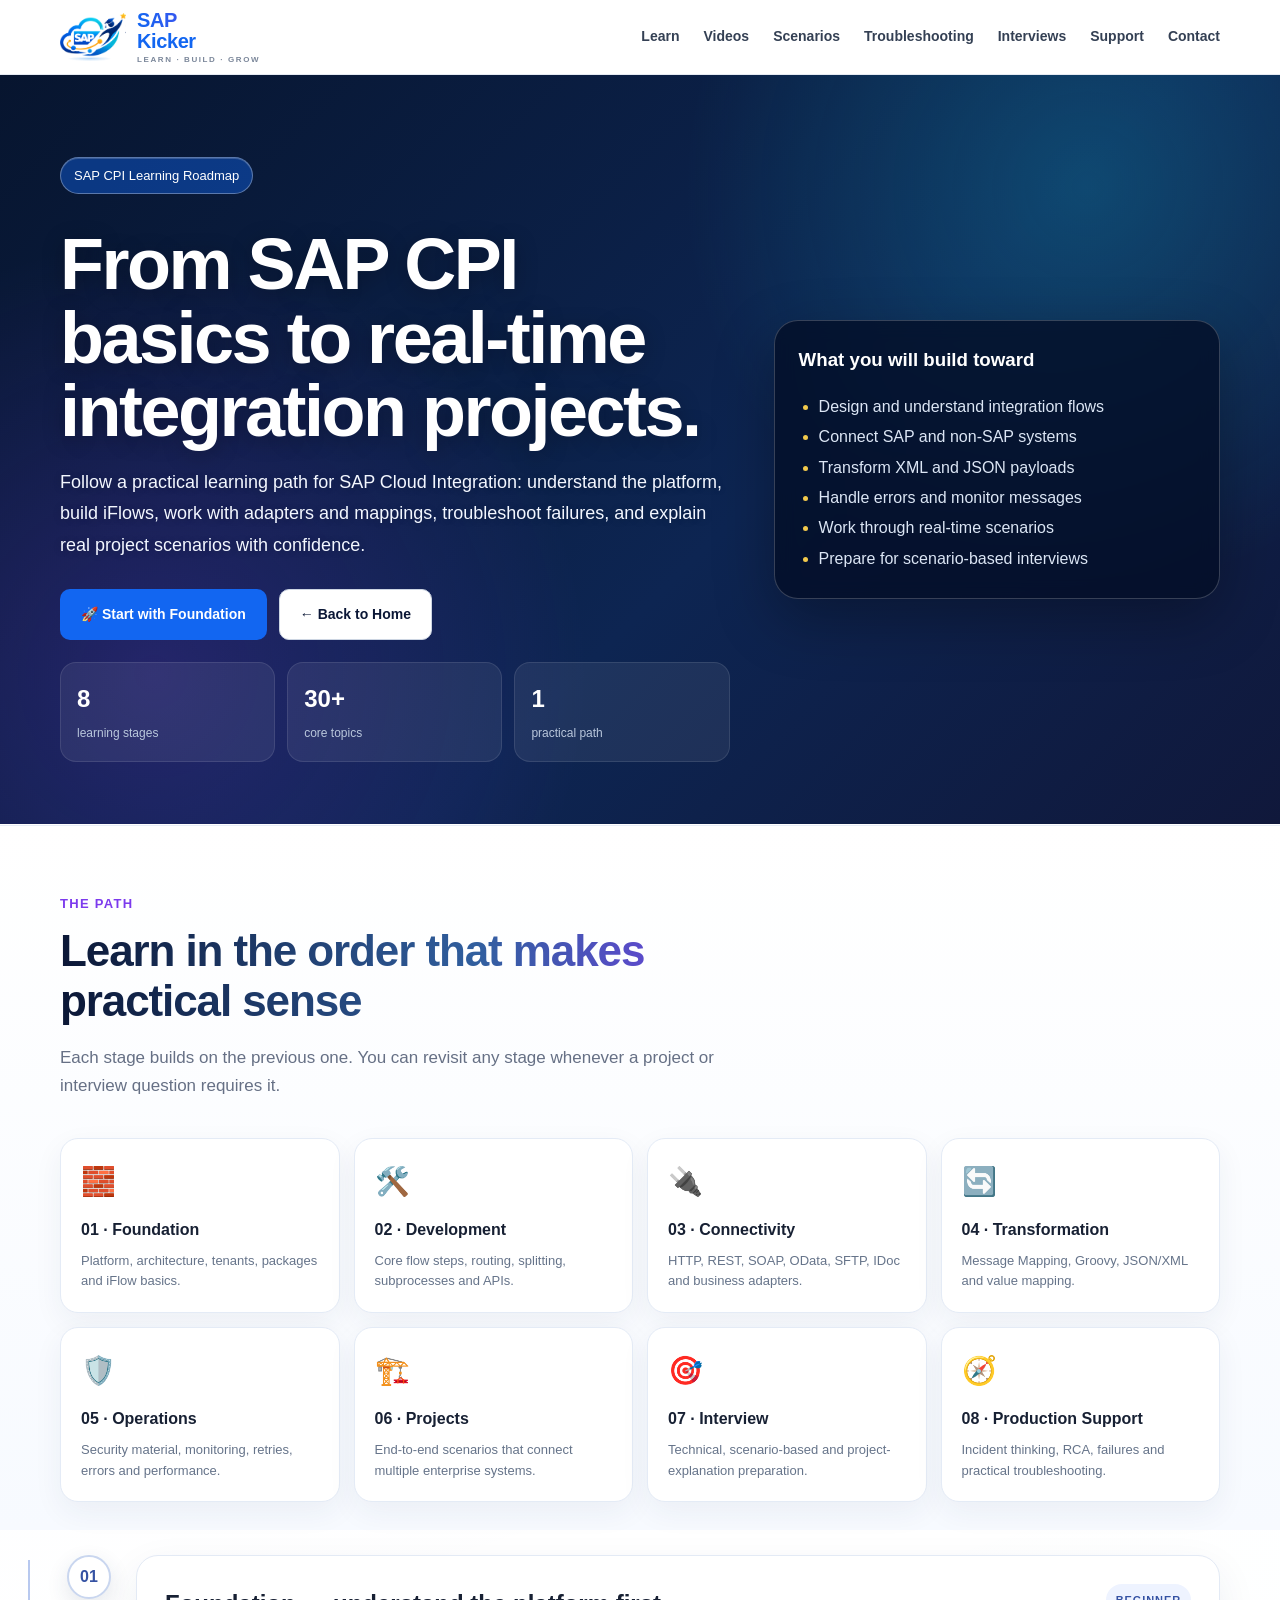
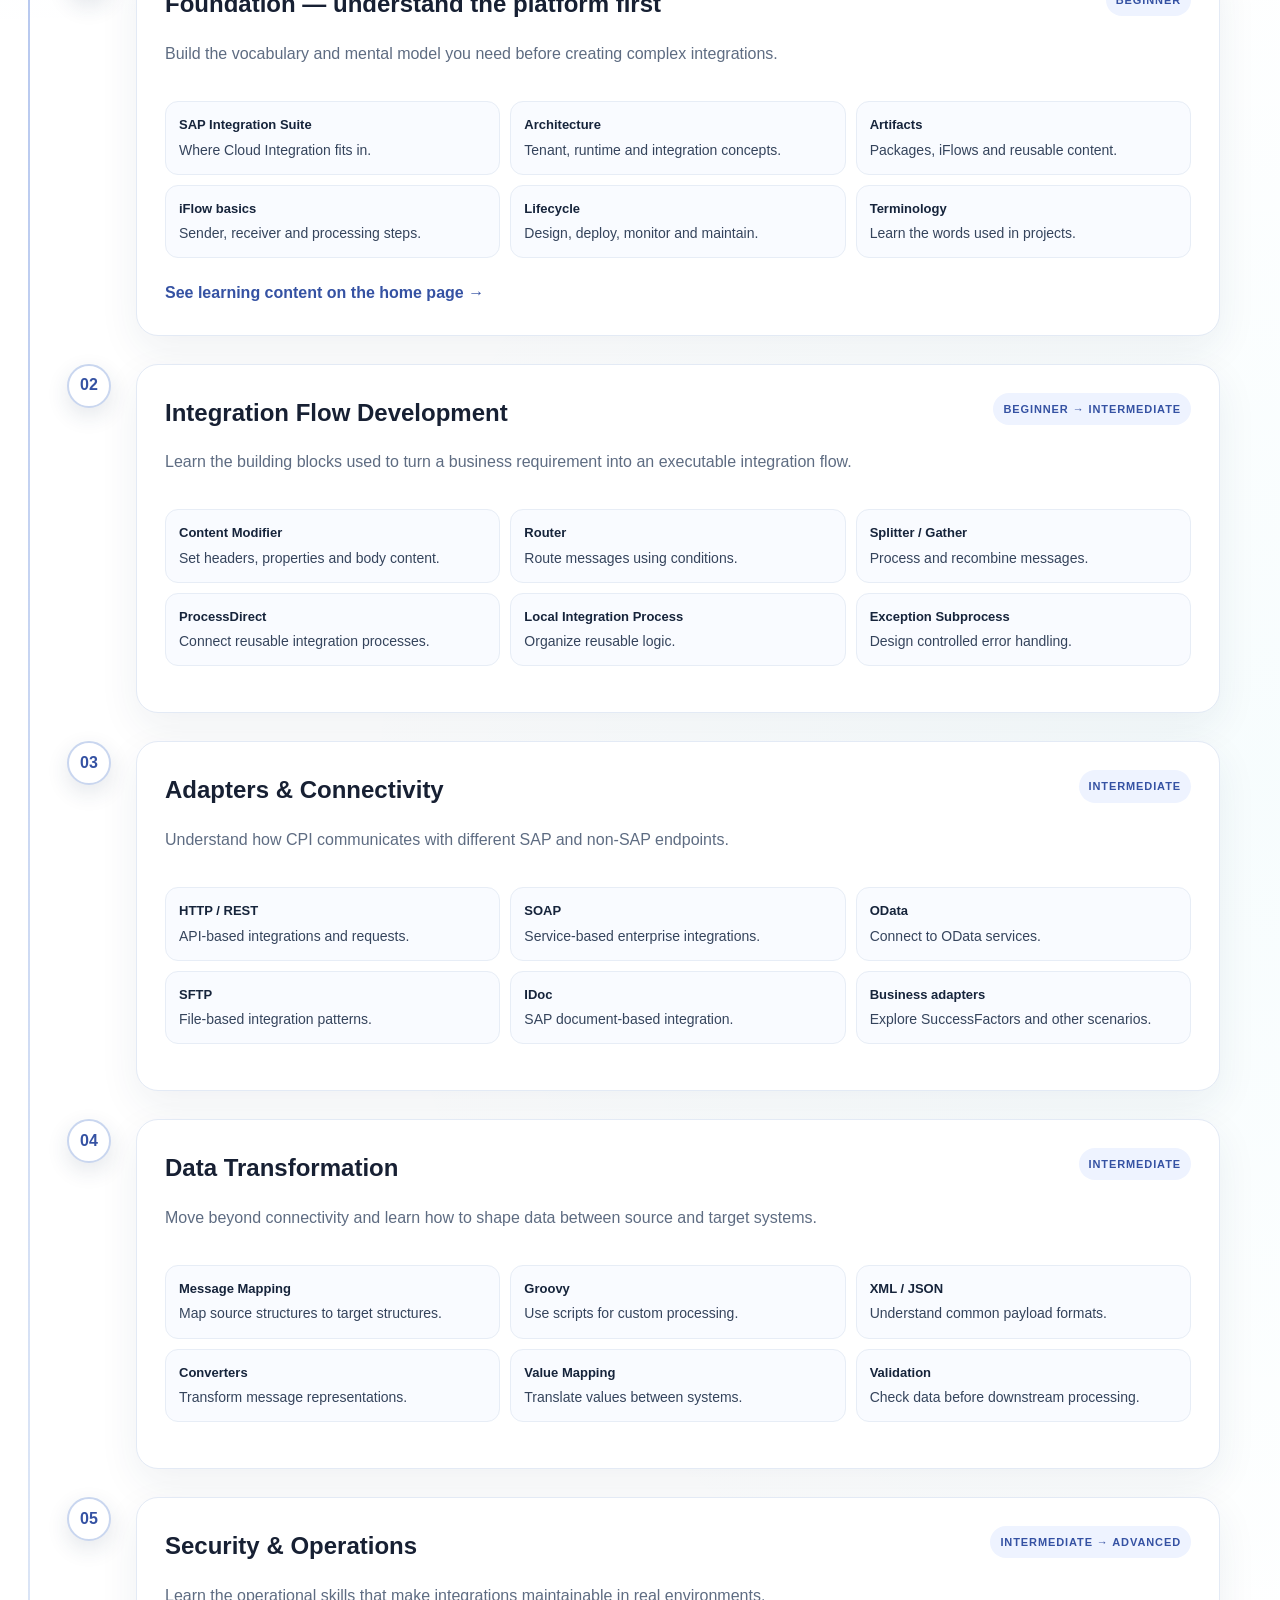
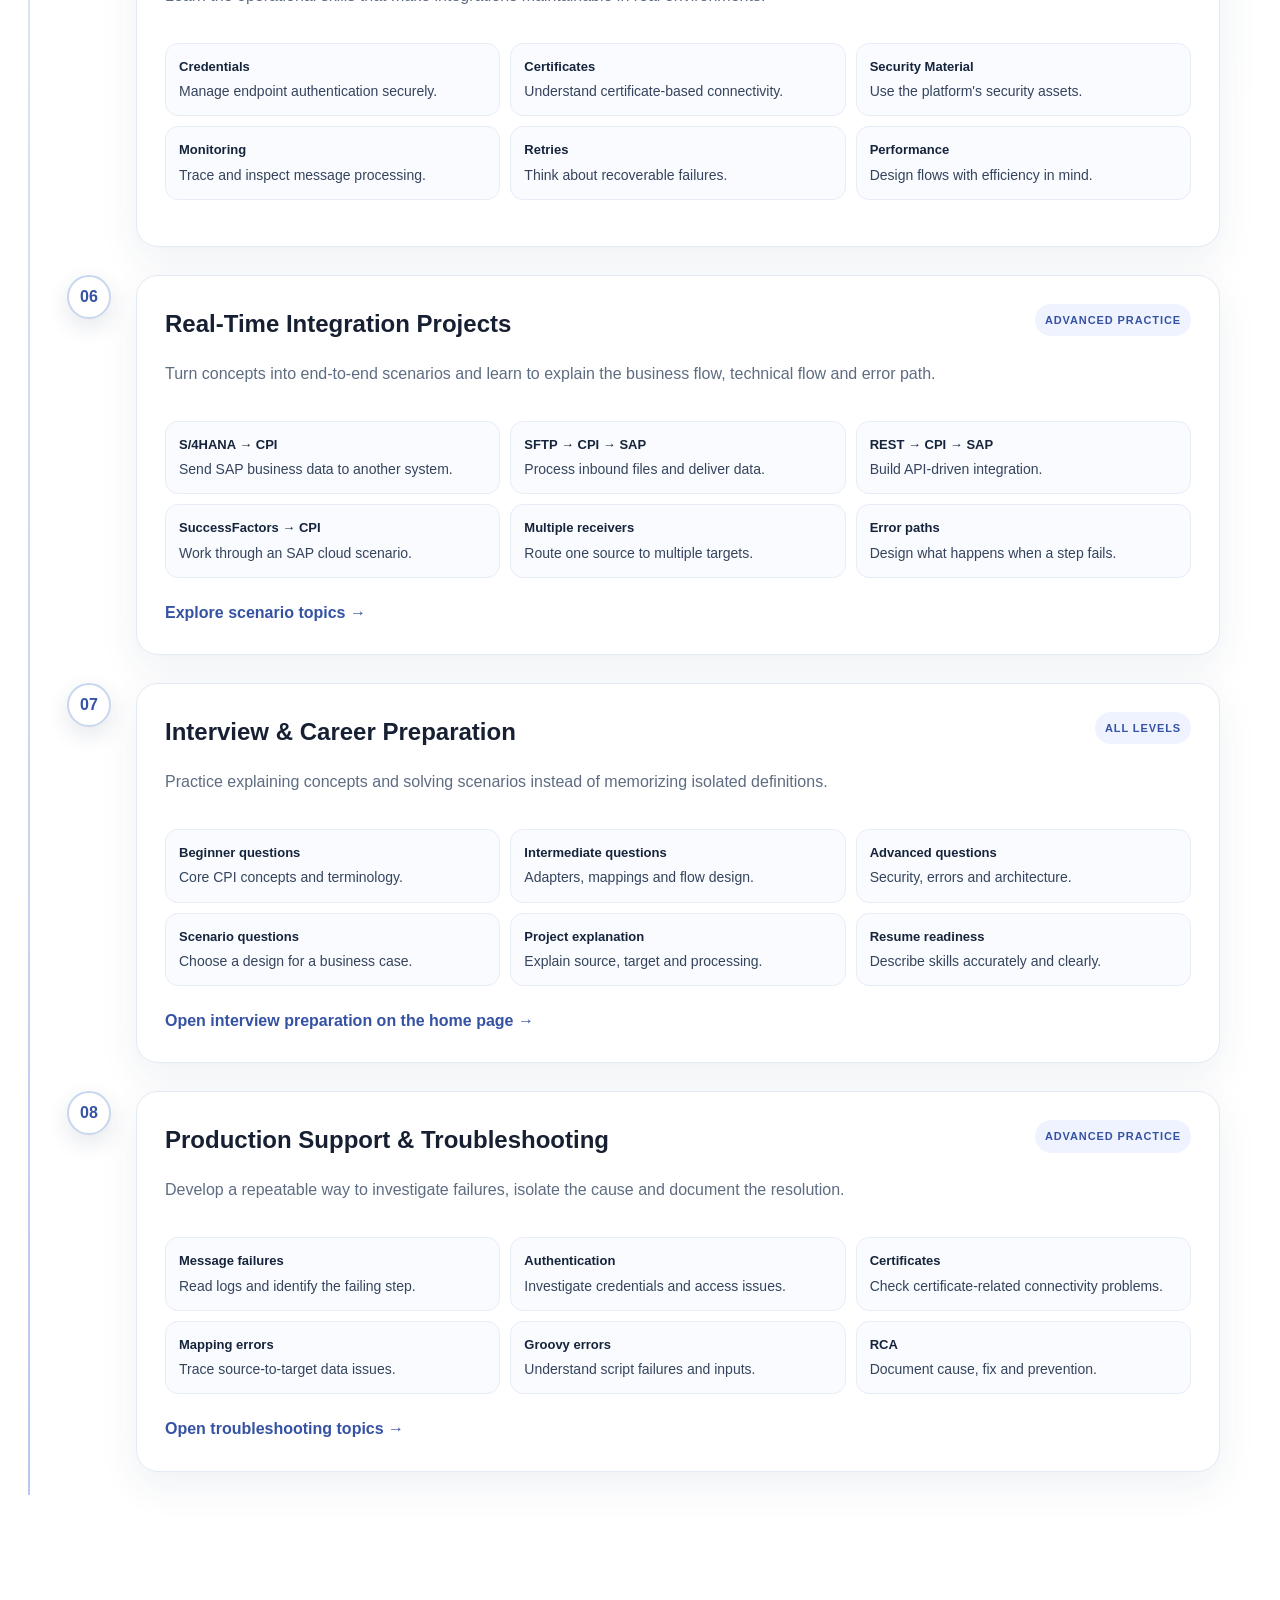
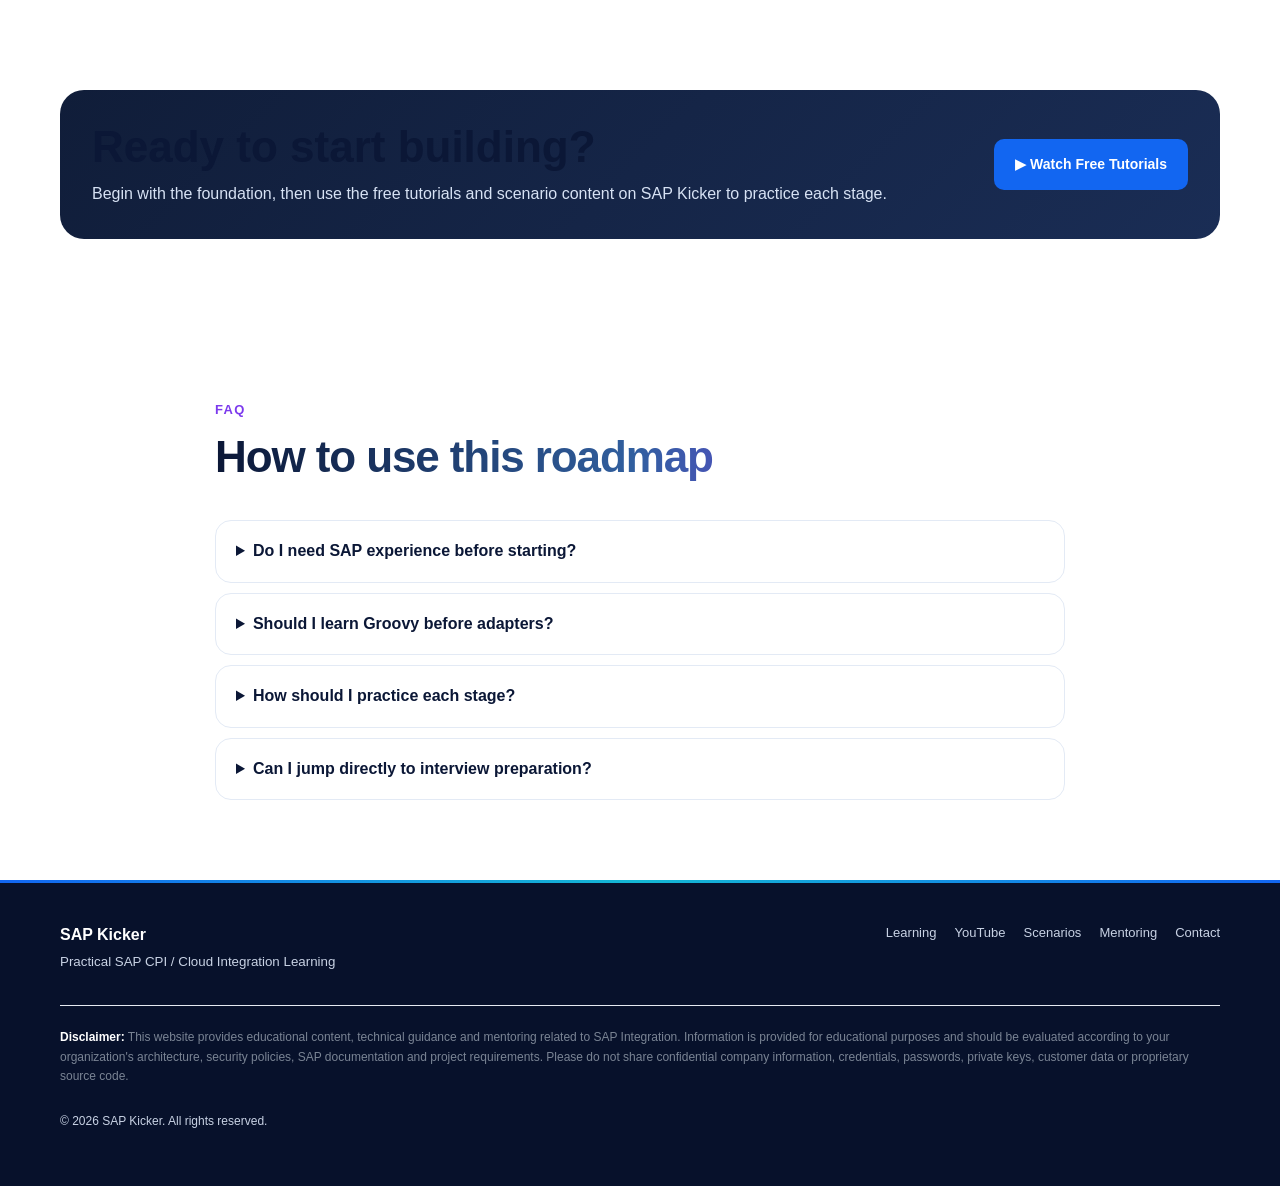
<file: learning-roadmap.html.html>
<!DOCTYPE html>
<html lang="en">
<head>
<meta charset="UTF-8">
<meta name="viewport" content="width=device-width, initial-scale=1.0">
<meta name="description" content="A practical SAP CPI and SAP Cloud Integration learning roadmap from fundamentals to real-time projects, troubleshooting and interview preparation.">
<title>SAP Kicker | SAP CPI Learning Roadmap</title>

<style>
:root{
  --navy:#0b1736;
  --blue:#1266f1;
  --cyan:#14b8d4;
  --light:#f5f8fc;
  --white:#ffffff;
  --text:#172033;
  --muted:#667085;
  --border:#e5eaf2;
  --shadow:0 14px 40px rgba(11,23,54,.10);
  --radius:18px;
}

*{box-sizing:border-box;scroll-behavior:smooth}
body{
  margin:0;
  font-family:Inter,Segoe UI,Roboto,Arial,sans-serif;
  color:var(--text);
  background:var(--white);
  line-height:1.65;
}
a{text-decoration:none;color:inherit}
.container{width:min(1160px,92%);margin:auto}

header{
  position:sticky;top:0;z-index:1000;
  background:rgba(255,255,255,.96);
  backdrop-filter:blur(12px);
  border-bottom:1px solid var(--border);
}
.nav{
  height:74px;display:flex;align-items:center;justify-content:space-between;
}
.logo{
  font-size:20px;font-weight:800;color:var(--navy);
}
.logo span{color:var(--blue)}
nav{display:flex;gap:24px;align-items:center}
nav a{font-size:14px;font-weight:600;color:#344054}
nav a:hover{color:var(--blue)}
.menu-btn{display:none;background:none;border:0;font-size:28px}

.btn{
  display:inline-block;padding:13px 20px;border-radius:10px;
  font-weight:700;font-size:14px;border:1px solid transparent;
  transition:.2s;
}
.btn-primary{background:var(--blue);color:white}
.btn-primary:hover{transform:translateY(-2px);box-shadow:0 8px 22px rgba(18,102,241,.25)}
.btn-outline{border-color:#ccd5e2;color:var(--navy);background:white}
.btn-outline:hover{border-color:var(--blue);color:var(--blue)}

.hero{
  background:
    radial-gradient(circle at 80% 20%,rgba(20,184,212,.20),transparent 28%),
    radial-gradient(circle at 10% 90%,rgba(18,102,241,.15),transparent 28%),
    linear-gradient(135deg,#07132f,#102a63);
  color:white;padding:100px 0 90px;
}
.hero-grid{display:grid;grid-template-columns:1.15fr .85fr;gap:55px;align-items:center}
.badge{
  display:inline-block;padding:7px 13px;border:1px solid rgba(255,255,255,.25);
  background:rgba(255,255,255,.08);border-radius:50px;font-size:13px;margin-bottom:20px;
}
h1{font-size:clamp(42px,5vw,68px);line-height:1.08;margin:0 0 22px;letter-spacing:-2px}
.hero p{font-size:18px;color:#dce6f7;max-width:680px}
.hero-actions{display:flex;gap:12px;flex-wrap:wrap;margin-top:30px}
.hero .btn-outline{background:transparent;color:white;border-color:rgba(255,255,255,.35)}

.dashboard{
  background:rgba(255,255,255,.08);border:1px solid rgba(255,255,255,.15);
  border-radius:24px;padding:22px;box-shadow:0 25px 70px rgba(0,0,0,.25);
}
.dash-top{display:flex;justify-content:space-between;align-items:center;margin-bottom:18px}
.dot{width:10px;height:10px;border-radius:50%;background:#36d399;display:inline-block;margin-right:7px}
.dash-card{
  background:white;color:var(--text);padding:18px;border-radius:15px;margin-top:12px;
}
.progress{height:8px;background:#edf1f7;border-radius:10px;margin-top:10px;overflow:hidden}
.progress span{display:block;width:72%;height:100%;background:var(--blue)}

section{padding:85px 0}
.section-head{max-width:720px;margin-bottom:38px}
.eyebrow{color:var(--blue);font-size:13px;font-weight:800;text-transform:uppercase;letter-spacing:1.3px}
h2{font-size:clamp(30px,4vw,44px);line-height:1.15;margin:9px 0 13px;color:var(--navy)}
.section-head p{color:var(--muted);font-size:17px}

.grid-4{display:grid;grid-template-columns:repeat(4,1fr);gap:18px}
.grid-3{display:grid;grid-template-columns:repeat(3,1fr);gap:20px}
.card{
  background:white;border:1px solid var(--border);border-radius:var(--radius);
  padding:26px;box-shadow:0 5px 20px rgba(11,23,54,.04);
  transition:.2s;
}
.card:hover{transform:translateY(-5px);box-shadow:var(--shadow)}
.icon{font-size:29px;margin-bottom:13px}
.card h3{margin:0 0 8px;color:var(--navy);font-size:19px}
.card p{margin:0;color:var(--muted);font-size:14px}

.light{background:var(--light)}
.learning-grid{display:grid;grid-template-columns:1fr 1fr;gap:20px}
.path{
  position:relative;padding-left:62px;
}
.path-number{
  position:absolute;left:0;top:0;width:42px;height:42px;border-radius:50%;
  background:var(--blue);color:white;display:grid;place-items:center;font-weight:800;
}
.path ul{padding-left:18px;color:var(--muted);font-size:14px}

.scenario{
  border-radius:18px;padding:28px;background:linear-gradient(135deg,#f7faff,#eef5ff);
  border:1px solid #dce8fb;
}
.flow{
  display:flex;align-items:center;gap:8px;flex-wrap:wrap;margin-top:18px;
}
.flow span{
  background:white;border:1px solid #dbe4f0;padding:9px 12px;border-radius:9px;
  font-size:13px;font-weight:700;
}
.arrow{color:var(--blue);font-weight:900}

.support{
  background:linear-gradient(135deg,#0b1736,#173b83);color:white;
}
.support h2{color:white}
.support .section-head p{color:#d9e3f4}
.support .card{background:rgba(255,255,255,.08);border-color:rgba(255,255,255,.15)}
.support .card h3{color:white}
.support .card p{color:#d8e1ef}

.price-note{
  margin-top:30px;padding:18px 20px;border-left:4px solid var(--cyan);
  background:#f5fbfd;border-radius:10px;color:#475467;
}

.faq{max-width:850px}
details{
  border:1px solid var(--border);border-radius:12px;padding:18px 20px;margin-bottom:12px;
  background:white;
}
summary{cursor:pointer;font-weight:750;color:var(--navy)}

.contact-box{
  display:grid;grid-template-columns:1fr 1fr;gap:35px;align-items:center;
}
.email{
  font-size:20px;font-weight:800;color:var(--blue);word-break:break-word;
}
.disclaimer{
  font-size:12px;color:#7a8494;border-top:1px solid var(--border);padding-top:22px;margin-top:30px;
}

footer{background:#07112b;color:#c8d2e4;padding:42px 0}
.footer-grid{display:flex;justify-content:space-between;gap:30px;flex-wrap:wrap}
footer strong{color:white}
.footer-links{display:flex;gap:18px;flex-wrap:wrap;font-size:13px}
footer a:hover{color:white}

@media(max-width:900px){
  .hero-grid,.contact-box{grid-template-columns:1fr}
  .grid-4{grid-template-columns:repeat(2,1fr)}
  .grid-3{grid-template-columns:1fr 1fr}
  .learning-grid{grid-template-columns:1fr}
  nav{display:none;position:absolute;top:74px;left:0;right:0;background:white;padding:18px 5%;border-bottom:1px solid var(--border);flex-direction:column;align-items:flex-start}
  nav.open{display:flex;animation:navIn .2s ease-out}@keyframes navIn{from{opacity:0;transform:translateY(-8px)}to{opacity:1;transform:none}}
  .menu-btn{display:block}
}
@media(max-width:600px){
  section{padding:65px 0}
  .hero{padding:75px 0}
  .grid-4,.grid-3{grid-template-columns:1fr}
  h1{letter-spacing:-1px}
}

/* SAP Kicker premium visual enhancements */
body{
  background:
    radial-gradient(circle at 0% 0%, rgba(18,102,241,.035), transparent 28%),
    radial-gradient(circle at 100% 40%, rgba(20,184,212,.035), transparent 25%),
    #fff;
}
.logo{display:flex;align-items:center;gap:10px;letter-spacing:-.4px}
.logo-text{display:flex;flex-direction:column;font-size:20px;font-weight:850;line-height:1.05;color:var(--navy)}
.logo-text b{background:linear-gradient(90deg,#1266f1,#7c3aed);-webkit-background-clip:text;background-clip:text;color:transparent}
.logo-text small{font-size:8px;letter-spacing:1.6px;text-transform:uppercase;color:#7b879a;margin-top:4px;font-weight:800}
.hero{
  position:relative;overflow:hidden;
}
.hero::before,.hero::after{
  content:"";position:absolute;border-radius:50%;pointer-events:none;
}
.hero::before{
  width:420px;height:420px;right:-170px;top:-180px;
  border:1px solid rgba(255,255,255,.12);
  box-shadow:0 0 0 55px rgba(255,255,255,.025),0 0 0 110px rgba(255,255,255,.018);
}
.hero::after{
  width:260px;height:260px;left:-160px;bottom:-170px;
  background:rgba(20,184,212,.07);
}
.hero-grid,.container{position:relative;z-index:1}
.hero h1{
  text-shadow:0 8px 30px rgba(0,0,0,.16);
}
.badge{
  box-shadow:inset 0 1px rgba(255,255,255,.18);
}
.dashboard{
  position:relative;
}
.dashboard::after{
  content:"";
  position:absolute;inset:10px;border-radius:18px;
  border:1px solid rgba(255,255,255,.06);
  pointer-events:none;
}
.card,.scenario,details{
  position:relative;
  overflow:hidden;
}
.card::before{
  content:"";position:absolute;left:0;right:0;top:0;height:3px;
  background:linear-gradient(90deg,#1266f1,#14b8d4);
  transform:scaleX(0);transform-origin:left;transition:.25s;
}
.card:hover::before{transform:scaleX(1)}
.card:hover .icon{transform:scale(1.08) rotate(-2deg)}
.icon{display:inline-block;transition:.25s}
.section-head h2{
  letter-spacing:-1.1px;
}
.scenario{
  box-shadow:0 8px 26px rgba(18,102,241,.05);
}
.flow span{
  box-shadow:0 4px 12px rgba(11,23,54,.05);
}
.support{
  position:relative;overflow:hidden;
}
.support::before{
  content:"";
  position:absolute;width:520px;height:520px;border-radius:50%;
  right:-230px;top:-270px;
  border:1px solid rgba(255,255,255,.10);
  box-shadow:0 0 0 60px rgba(255,255,255,.025);
}
.support .container{position:relative;z-index:1}
.btn{
  position:relative;overflow:hidden;
}
.btn::after{
  content:"";position:absolute;top:0;left:-110%;width:70%;height:100%;
  background:linear-gradient(100deg,transparent,rgba(255,255,255,.18),transparent);
  transform:skewX(-20deg);transition:.45s;
}
.btn:hover::after{left:140%}
footer{
  position:relative;
  overflow:hidden;
}
footer::before{
  content:"";
  position:absolute;left:0;right:0;top:0;height:3px;
  background:linear-gradient(90deg,#1266f1,#14b8d4,#1266f1);
}
@media(max-width:600px){
  .logo{font-size:17px}
  .logo::before{width:30px;height:30px}
}


.hero-subtitle{
  margin:0 0 4px!important;
  color:#7dd3fc!important;
  font-size:22px!important;
  font-weight:800;
  letter-spacing:.3px;
}

/* SAP Kicker visual upgrade: distinctive logo, colorful sections, responsive image blocks */
:root{--purple:#7c3aed;--teal:#0ea5a4;--gold:#f59e0b;--sky:#eaf5ff}
section:nth-of-type(1){background:linear-gradient(180deg,#ffffff 0%,#f8fbff 100%)}
section#learn{background:linear-gradient(135deg,#eef7ff 0%,#f6f2ff 52%,#eefcfb 100%)}
section#videos{background:linear-gradient(180deg,#fff 0%,#f8f5ff 100%)}
section#scenarios{background:linear-gradient(135deg,#f1fbff 0%,#eef6ff 45%,#f8f1ff 100%)}
section#troubleshooting{background:linear-gradient(180deg,#ffffff 0%,#f3fbff 100%)}
section#interview{background:linear-gradient(135deg,#fff8ed 0%,#f7f2ff 100%)}
section#contact{background:linear-gradient(135deg,#eef8ff 0%,#f5f1ff 100%)}
.eyebrow{color:var(--purple)}
.section-head h2{background:linear-gradient(90deg,var(--navy),#315f9f 58%,var(--purple));-webkit-background-clip:text;background-clip:text;color:transparent}
.card{background:rgba(255,255,255,.88);backdrop-filter:blur(7px)}
.card:nth-child(3n+1)::before{background:linear-gradient(90deg,#1266f1,#14b8d4)}
.card:nth-child(3n+2)::before{background:linear-gradient(90deg,#7c3aed,#ec4899)}
.card:nth-child(3n)::before{background:linear-gradient(90deg,#0ea5a4,#f59e0b)}
.path-number{background:linear-gradient(135deg,#1266f1,#7c3aed);box-shadow:0 8px 18px rgba(124,58,237,.2)}
.hero-image-wrap{position:relative;height:190px;border-radius:18px;overflow:hidden;margin-bottom:18px;border:1px solid rgba(255,255,255,.18)}
.hero-image-wrap img{width:100%;height:100%;object-fit:cover;display:block;filter:saturate(1.15) contrast(1.03)}
.hero-image-wrap:after{content:"";position:absolute;inset:0;background:linear-gradient(120deg,rgba(4,18,55,.68),rgba(18,102,241,.12) 60%,rgba(124,58,237,.42))}
.image-overlay{position:absolute;z-index:1;left:14px;right:14px;bottom:12px;display:flex;gap:8px;flex-wrap:wrap}
.image-overlay span{font-size:11px;font-weight:800;color:#fff;padding:6px 9px;border-radius:999px;background:rgba(5,20,50,.58);border:1px solid rgba(255,255,255,.2);backdrop-filter:blur(6px)}
.section-image-banner,.scenario-feature,.support-visual{position:relative;overflow:hidden;border-radius:24px;min-height:170px;margin:0 0 28px;box-shadow:0 18px 45px rgba(11,23,54,.12);border:1px solid rgba(255,255,255,.65)}
.section-image-banner img,.scenario-feature img,.support-visual img{width:100%;height:210px;object-fit:cover;display:block;filter:saturate(1.08)}
.section-image-banner:after,.scenario-feature:after,.support-visual:after{content:"";position:absolute;inset:0;background:linear-gradient(90deg,rgba(7,17,43,.86),rgba(7,17,43,.28) 62%,rgba(18,102,241,.08))}
.section-image-banner>div,.scenario-feature>div,.support-visual>div{position:absolute;z-index:2;left:28px;top:50%;transform:translateY(-50%);max-width:600px;color:#fff;display:flex;flex-direction:column;gap:5px}
.section-image-banner strong,.scenario-feature strong,.support-visual strong{font-size:24px;line-height:1.2}
.section-image-banner span,.scenario-feature span,.support-visual span{font-size:14px;color:#e7eefb}
.scenario{background:rgba(255,255,255,.9);border:1px solid #dce7f5}
.scenario h3{color:#17366d}
.support{background:linear-gradient(135deg,#07132f,#183b76 58%,#442b78)!important}
.support .section-head h2{color:#fff;background:none}
.support .eyebrow{color:#7dd3fc}
.support-visual{margin-top:5px}
.price-note{border-radius:14px;background:rgba(255,255,255,.08);padding:15px;color:#dbe7f7}
@media(max-width:900px){.nav{height:70px}.hero-image-wrap{height:220px}.section-image-banner img,.scenario-feature img,.support-visual img{height:230px}}
@media(max-width:600px){.logo-mark{width:38px;height:38px;border-radius:12px}.logo-mark svg{width:30px;height:30px}.logo-text{font-size:17px}.logo-text small{font-size:6.5px;letter-spacing:1.2px}.hero-image-wrap{height:180px}.section-image-banner,.scenario-feature,.support-visual{min-height:210px;border-radius:18px}.section-image-banner img,.scenario-feature img,.support-visual img{height:210px}.section-image-banner>div,.scenario-feature>div,.support-visual>div{left:20px;right:20px}.section-image-banner strong,.scenario-feature strong,.support-visual strong{font-size:19px}.section-image-banner span,.scenario-feature span,.support-visual span{font-size:12px}.image-overlay{left:10px;right:10px}.image-overlay span{font-size:9px}}


/* Final accessibility + contrast review for the opening hero */
.hero-copy{
  position:relative;
  z-index:3;
  padding:34px 34px 32px;
  border-radius:26px;
  background:linear-gradient(145deg,rgba(5,18,48,.94),rgba(12,43,91,.82));
  border:1px solid rgba(255,255,255,.16);
  box-shadow:0 24px 55px rgba(0,0,0,.22), inset 0 1px 0 rgba(255,255,255,.08);
  max-width:720px;
}
.hero-copy h1{
  color:#ffffff!important;
  -webkit-text-fill-color:#ffffff;
  text-shadow:0 5px 22px rgba(0,0,0,.35);
  margin-bottom:10px;
}
.hero-copy .hero-subtitle{
  color:#ffd166!important;
  -webkit-text-fill-color:#ffd166;
  text-shadow:0 2px 10px rgba(0,0,0,.25);
  margin-bottom:10px!important;
}
.hero-copy > p:not(.hero-subtitle){
  color:#f4f8ff!important;
  -webkit-text-fill-color:#f4f8ff;
  text-shadow:0 1px 8px rgba(0,0,0,.22);
}
.hero-copy .badge{
  color:#ffffff!important;
  background:linear-gradient(90deg,rgba(18,102,241,.72),rgba(124,58,237,.62));
  border-color:rgba(255,255,255,.30);
  font-weight:850;
}
.hero-copy .hero-actions{position:relative;z-index:4}
.hero-copy .btn-outline{
  color:#ffffff!important;
  border-color:rgba(255,255,255,.55);
  background:rgba(255,255,255,.06);
}
.hero-copy .btn-outline:hover{
  color:#ffffff!important;
  border-color:#7dd3fc;
  background:rgba(125,211,252,.12);
}
@media(max-width:900px){
  .hero-copy{max-width:none;padding:30px 28px}
}
@media(max-width:600px){
  .hero-copy{
    padding:25px 20px;
    border-radius:20px;
    background:linear-gradient(145deg,rgba(5,18,48,.96),rgba(12,43,91,.90));
  }
  .hero-copy .hero-subtitle{font-size:20px!important}
  .hero-copy > p:not(.hero-subtitle){font-size:16px!important}
}


@media(max-width:900px){
  .menu-btn{
    color:var(--navy);
    cursor:pointer;
    padding:6px 8px;
    border-radius:10px;
  }
  .menu-btn:hover{background:#eef4ff;color:var(--blue)}
}


/* Final SAP Kicker header logo */
.logo{
  display:flex;
  align-items:center;
  gap:11px;
  min-width:0;
  letter-spacing:-.4px;
}
.site-logo-image{
  display:block;
  width:66px;
  height:52px;
  object-fit:contain;
  object-position:center;
  flex:0 0 auto;
}
.logo-text{
  display:flex;
  flex-direction:column;
  font-size:20px;
  font-weight:850;
  line-height:1.05;
  color:var(--navy);
  white-space:nowrap;
}
.logo-text b{
  background:linear-gradient(90deg,#1266f1,#7c3aed);
  -webkit-background-clip:text;
  background-clip:text;
  color:transparent;
}
.logo-text small{
  font-size:8px;
  letter-spacing:1.6px;
  text-transform:uppercase;
  color:#7b879a;
  margin-top:4px;
  font-weight:800;
}
@media(max-width:600px){
  .site-logo-image{width:52px;height:43px}
  .logo-text{font-size:17px}
  .logo-text small{font-size:6.5px;letter-spacing:1.15px}
}


/* Learning roadmap page */
.roadmap-hero{position:relative;padding:82px 0 62px;background:#07152f;color:#fff;overflow:hidden;border-bottom:1px solid rgba(255,255,255,.08)}
.roadmap-hero::before{content:"";position:absolute;inset:0;pointer-events:none;background:radial-gradient(circle at 85% 15%,rgba(20,184,212,.24),transparent 32%),radial-gradient(circle at 12% 80%,rgba(124,58,237,.22),transparent 34%),linear-gradient(135deg,#07152f 0%,#0d2552 58%,#10183b 100%)}
.roadmap-hero-grid{position:relative;z-index:2}
.roadmap-hero-grid{display:grid;grid-template-columns:1.2fr .8fr;gap:44px;align-items:center}
.roadmap-hero h1{font-size:clamp(42px,6vw,72px);line-height:1.02;margin:14px 0 18px;letter-spacing:-2.5px;color:#ffffff!important;-webkit-text-fill-color:#ffffff;text-shadow:0 4px 22px rgba(0,0,0,.28)}
.roadmap-hero p{font-size:18px;line-height:1.75;color:#f3f7ff!important;-webkit-text-fill-color:#f3f7ff;max-width:760px;text-shadow:0 1px 8px rgba(0,0,0,.2)}
.roadmap-hero .badge{color:#ffffff;background:rgba(18,102,241,.42);border-color:rgba(255,255,255,.32);position:relative;z-index:3}
.roadmap-hero .roadmap-actions,.roadmap-hero .roadmap-stats{position:relative;z-index:3}
.roadmap-actions{display:flex;gap:12px;flex-wrap:wrap;margin-top:28px}
.roadmap-panel{background:rgba(3,14,38,.78);border:1px solid rgba(255,255,255,.20);border-radius:24px;padding:24px;box-shadow:0 20px 60px rgba(0,0,0,.30);backdrop-filter:blur(10px);position:relative;z-index:3}
.roadmap-panel h3{margin:0 0 16px;color:#fff}.roadmap-panel ul{margin:0;padding-left:20px;color:#dce6f5;line-height:1.9}.roadmap-panel li::marker{color:#f2c94c}
.roadmap-stats{display:grid;grid-template-columns:repeat(3,1fr);gap:12px;margin-top:22px}.roadmap-stat{padding:16px;border-radius:16px;background:rgba(255,255,255,.07);border:1px solid rgba(255,255,255,.1)}.roadmap-stat strong{display:block;font-size:24px;color:#fff}.roadmap-stat span{font-size:12px;color:#b9c7dc}
.roadmap-intro{padding:64px 0 28px;background:linear-gradient(180deg,#ffffff 0%,#f7faff 100%);border-top:1px solid #e7edf6}
.roadmap-timeline{position:relative;padding:25px 0 75px}
.roadmap-timeline::before{content:"";position:absolute;left:28px;top:30px;bottom:80px;width:2px;background:linear-gradient(#b7c8ef,#dbe5f6,#b7c8ef)}
.roadmap-step{position:relative;padding-left:76px;margin:0 0 28px}
.roadmap-num{position:absolute;left:7px;top:0;width:44px;height:44px;border-radius:50%;display:grid;place-items:center;background:#fff;border:2px solid #c9d6ef;box-shadow:0 8px 22px rgba(30,55,90,.12);font-weight:900;color:#3552a3;z-index:1}
.roadmap-card{background:#fff;border:1px solid #e3eaf5;border-radius:22px;padding:28px;box-shadow:0 14px 40px rgba(31,55,90,.07)}
.roadmap-card-top{display:flex;align-items:flex-start;justify-content:space-between;gap:20px;margin-bottom:12px}.roadmap-card h3{margin:0;font-size:24px}.level{font-size:11px;font-weight:900;letter-spacing:.9px;text-transform:uppercase;border-radius:999px;padding:7px 10px;background:#eef3ff;color:#3552a3;white-space:nowrap}
.roadmap-card p{color:#5e6c82;line-height:1.7}.topic-grid{display:grid;grid-template-columns:repeat(3,1fr);gap:10px;margin:18px 0}.topic{padding:12px 13px;border:1px solid #e7edf6;border-radius:13px;background:#f9fbff;font-size:14px;color:#35445c}.topic strong{display:block;color:#16243b;font-size:13px;margin-bottom:3px}
.roadmap-card .step-link{display:inline-flex;align-items:center;gap:8px;font-weight:800;color:#3552a3;text-decoration:none;margin-top:4px}.roadmap-card .step-link:hover{text-decoration:underline}
.learning-map{display:grid;grid-template-columns:repeat(4,1fr);gap:14px;margin-top:30px}.map-card{padding:20px;border-radius:18px;background:#fff;border:1px solid #e4ebf6;box-shadow:0 10px 30px rgba(31,55,90,.06)}.map-card .map-icon{font-size:28px}.map-card h3{font-size:16px;margin:12px 0 7px}.map-card p{font-size:13px;line-height:1.6;color:#66748a;margin:0}
.roadmap-callout{margin:30px 0 72px;padding:32px;border-radius:24px;background:linear-gradient(135deg,#101d39,#1a2d55);color:#fff;display:flex;align-items:center;justify-content:space-between;gap:28px}.roadmap-callout h2{margin:0 0 8px}.roadmap-callout p{margin:0;color:#d7e2f4;line-height:1.7}.roadmap-callout .btn{flex:none}
.roadmap-faq{padding:0 0 70px}.roadmap-faq details{background:#fff;border:1px solid #e3eaf5;border-radius:16px;padding:17px 20px;margin:10px 0}.roadmap-faq summary{font-weight:800;cursor:pointer}.roadmap-faq p{color:#66748a;line-height:1.7;margin:12px 0 2px}
@media(max-width:900px){.roadmap-hero-grid{grid-template-columns:1fr}.learning-map{grid-template-columns:repeat(2,1fr)}.topic-grid{grid-template-columns:repeat(2,1fr)}}
@media(max-width:600px){.roadmap-hero{padding:52px 0 42px}.roadmap-hero h1{font-size:43px}.roadmap-stats{grid-template-columns:1fr}.roadmap-timeline::before{left:22px}.roadmap-step{padding-left:58px}.roadmap-num{left:0;width:44px;height:44px}.roadmap-card{padding:22px}.roadmap-card-top{display:block}.level{display:inline-block;margin-top:10px}.topic-grid,.learning-map{grid-template-columns:1fr}.roadmap-callout{display:block}.roadmap-callout .btn{margin-top:18px}}

</style>
</head>

<body>

<header>
  <div class="container nav">
    <a class="logo" href="index.html" aria-label="SAP Kicker home">
      <img class="site-logo-image" src="[data-uri]" alt="SAP Kicker logo">
      <span class="logo-text"><b>SAP</b> Kicker<small>Learn · Build · Grow</small></span>
    </a>
    <button class="menu-btn" onclick="toggleMenu()" aria-label="Open navigation menu">☰</button>
    <nav id="nav">
      <a href="learning-roadmap.html" aria-current="page">Learn</a>
      <a href="index.html#videos">Videos</a>
      <a href="index.html#scenarios">Scenarios</a>
      <a href="index.html#troubleshooting">Troubleshooting</a>
      <a href="index.html#interview">Interviews</a>
      <a href="index.html#support">Support</a>
      <a href="index.html#contact">Contact</a>
    </nav>
  </div>
</header>

<main>
<section class="roadmap-hero">
  <div class="container roadmap-hero-grid">
    <div>
      <span class="badge">SAP CPI Learning Roadmap</span>
      <h1>From SAP CPI basics to real-time integration projects.</h1>
      <p>Follow a practical learning path for SAP Cloud Integration: understand the platform, build iFlows, work with adapters and mappings, troubleshoot failures, and explain real project scenarios with confidence.</p>
      <div class="roadmap-actions">
        <a class="btn btn-primary" href="#foundation">🚀 Start with Foundation</a>
        <a class="btn btn-outline" href="index.html">← Back to Home</a>
      </div>
      <div class="roadmap-stats">
        <div class="roadmap-stat"><strong>8</strong><span>learning stages</span></div>
        <div class="roadmap-stat"><strong>30+</strong><span>core topics</span></div>
        <div class="roadmap-stat"><strong>1</strong><span>practical path</span></div>
      </div>
    </div>
    <div class="roadmap-panel">
      <h3>What you will build toward</h3>
      <ul>
        <li>Design and understand integration flows</li>
        <li>Connect SAP and non-SAP systems</li>
        <li>Transform XML and JSON payloads</li>
        <li>Handle errors and monitor messages</li>
        <li>Work through real-time scenarios</li>
        <li>Prepare for scenario-based interviews</li>
      </ul>
    </div>
  </div>
</section>

<section class="roadmap-intro">
  <div class="container">
    <div class="section-head">
      <span class="eyebrow">The path</span>
      <h2>Learn in the order that makes practical sense</h2>
      <p>Each stage builds on the previous one. You can revisit any stage whenever a project or interview question requires it.</p>
    </div>
    <div class="learning-map">
      <a class="map-card" href="#foundation"><div class="map-icon">🧱</div><h3>01 · Foundation</h3><p>Platform, architecture, tenants, packages and iFlow basics.</p></a>
      <a class="map-card" href="#development"><div class="map-icon">🛠️</div><h3>02 · Development</h3><p>Core flow steps, routing, splitting, subprocesses and APIs.</p></a>
      <a class="map-card" href="#connectivity"><div class="map-icon">🔌</div><h3>03 · Connectivity</h3><p>HTTP, REST, SOAP, OData, SFTP, IDoc and business adapters.</p></a>
      <a class="map-card" href="#transformation"><div class="map-icon">🔄</div><h3>04 · Transformation</h3><p>Message Mapping, Groovy, JSON/XML and value mapping.</p></a>
      <a class="map-card" href="#operations"><div class="map-icon">🛡️</div><h3>05 · Operations</h3><p>Security material, monitoring, retries, errors and performance.</p></a>
      <a class="map-card" href="#projects"><div class="map-icon">🏗️</div><h3>06 · Projects</h3><p>End-to-end scenarios that connect multiple enterprise systems.</p></a>
      <a class="map-card" href="#interview"><div class="map-icon">🎯</div><h3>07 · Interview</h3><p>Technical, scenario-based and project-explanation preparation.</p></a>
      <a class="map-card" href="#support"><div class="map-icon">🧭</div><h3>08 · Production Support</h3><p>Incident thinking, RCA, failures and practical troubleshooting.</p></a>
    </div>
  </div>
</section>

<section class="roadmap-timeline">
  <div class="container">
    <article class="roadmap-step" id="foundation">
      <div class="roadmap-num">01</div><div class="roadmap-card">
        <div class="roadmap-card-top"><div><h3>Foundation — understand the platform first</h3><p>Build the vocabulary and mental model you need before creating complex integrations.</p></div><span class="level">Beginner</span></div>
        <div class="topic-grid"><div class="topic"><strong>SAP Integration Suite</strong>Where Cloud Integration fits in.</div><div class="topic"><strong>Architecture</strong>Tenant, runtime and integration concepts.</div><div class="topic"><strong>Artifacts</strong>Packages, iFlows and reusable content.</div><div class="topic"><strong>iFlow basics</strong>Sender, receiver and processing steps.</div><div class="topic"><strong>Lifecycle</strong>Design, deploy, monitor and maintain.</div><div class="topic"><strong>Terminology</strong>Learn the words used in projects.</div></div>
        <a class="step-link" href="index.html#learn">See learning content on the home page →</a>
      </div>
    </article>

    <article class="roadmap-step" id="development">
      <div class="roadmap-num">02</div><div class="roadmap-card">
        <div class="roadmap-card-top"><div><h3>Integration Flow Development</h3><p>Learn the building blocks used to turn a business requirement into an executable integration flow.</p></div><span class="level">Beginner → Intermediate</span></div>
        <div class="topic-grid"><div class="topic"><strong>Content Modifier</strong>Set headers, properties and body content.</div><div class="topic"><strong>Router</strong>Route messages using conditions.</div><div class="topic"><strong>Splitter / Gather</strong>Process and recombine messages.</div><div class="topic"><strong>ProcessDirect</strong>Connect reusable integration processes.</div><div class="topic"><strong>Local Integration Process</strong>Organize reusable logic.</div><div class="topic"><strong>Exception Subprocess</strong>Design controlled error handling.</div></div>
      </div>
    </article>

    <article class="roadmap-step" id="connectivity">
      <div class="roadmap-num">03</div><div class="roadmap-card">
        <div class="roadmap-card-top"><div><h3>Adapters & Connectivity</h3><p>Understand how CPI communicates with different SAP and non-SAP endpoints.</p></div><span class="level">Intermediate</span></div>
        <div class="topic-grid"><div class="topic"><strong>HTTP / REST</strong>API-based integrations and requests.</div><div class="topic"><strong>SOAP</strong>Service-based enterprise integrations.</div><div class="topic"><strong>OData</strong>Connect to OData services.</div><div class="topic"><strong>SFTP</strong>File-based integration patterns.</div><div class="topic"><strong>IDoc</strong>SAP document-based integration.</div><div class="topic"><strong>Business adapters</strong>Explore SuccessFactors and other scenarios.</div></div>
      </div>
    </article>

    <article class="roadmap-step" id="transformation">
      <div class="roadmap-num">04</div><div class="roadmap-card">
        <div class="roadmap-card-top"><div><h3>Data Transformation</h3><p>Move beyond connectivity and learn how to shape data between source and target systems.</p></div><span class="level">Intermediate</span></div>
        <div class="topic-grid"><div class="topic"><strong>Message Mapping</strong>Map source structures to target structures.</div><div class="topic"><strong>Groovy</strong>Use scripts for custom processing.</div><div class="topic"><strong>XML / JSON</strong>Understand common payload formats.</div><div class="topic"><strong>Converters</strong>Transform message representations.</div><div class="topic"><strong>Value Mapping</strong>Translate values between systems.</div><div class="topic"><strong>Validation</strong>Check data before downstream processing.</div></div>
      </div>
    </article>

    <article class="roadmap-step" id="operations">
      <div class="roadmap-num">05</div><div class="roadmap-card">
        <div class="roadmap-card-top"><div><h3>Security & Operations</h3><p>Learn the operational skills that make integrations maintainable in real environments.</p></div><span class="level">Intermediate → Advanced</span></div>
        <div class="topic-grid"><div class="topic"><strong>Credentials</strong>Manage endpoint authentication securely.</div><div class="topic"><strong>Certificates</strong>Understand certificate-based connectivity.</div><div class="topic"><strong>Security Material</strong>Use the platform's security assets.</div><div class="topic"><strong>Monitoring</strong>Trace and inspect message processing.</div><div class="topic"><strong>Retries</strong>Think about recoverable failures.</div><div class="topic"><strong>Performance</strong>Design flows with efficiency in mind.</div></div>
      </div>
    </article>

    <article class="roadmap-step" id="projects">
      <div class="roadmap-num">06</div><div class="roadmap-card">
        <div class="roadmap-card-top"><div><h3>Real-Time Integration Projects</h3><p>Turn concepts into end-to-end scenarios and learn to explain the business flow, technical flow and error path.</p></div><span class="level">Advanced Practice</span></div>
        <div class="topic-grid"><div class="topic"><strong>S/4HANA → CPI</strong>Send SAP business data to another system.</div><div class="topic"><strong>SFTP → CPI → SAP</strong>Process inbound files and deliver data.</div><div class="topic"><strong>REST → CPI → SAP</strong>Build API-driven integration.</div><div class="topic"><strong>SuccessFactors → CPI</strong>Work through an SAP cloud scenario.</div><div class="topic"><strong>Multiple receivers</strong>Route one source to multiple targets.</div><div class="topic"><strong>Error paths</strong>Design what happens when a step fails.</div></div>
        <a class="step-link" href="index.html#scenarios">Explore scenario topics →</a>
      </div>
    </article>

    <article class="roadmap-step" id="interview">
      <div class="roadmap-num">07</div><div class="roadmap-card">
        <div class="roadmap-card-top"><div><h3>Interview & Career Preparation</h3><p>Practice explaining concepts and solving scenarios instead of memorizing isolated definitions.</p></div><span class="level">All levels</span></div>
        <div class="topic-grid"><div class="topic"><strong>Beginner questions</strong>Core CPI concepts and terminology.</div><div class="topic"><strong>Intermediate questions</strong>Adapters, mappings and flow design.</div><div class="topic"><strong>Advanced questions</strong>Security, errors and architecture.</div><div class="topic"><strong>Scenario questions</strong>Choose a design for a business case.</div><div class="topic"><strong>Project explanation</strong>Explain source, target and processing.</div><div class="topic"><strong>Resume readiness</strong>Describe skills accurately and clearly.</div></div>
        <a class="step-link" href="index.html#interview">Open interview preparation on the home page →</a>
      </div>
    </article>

    <article class="roadmap-step" id="support">
      <div class="roadmap-num">08</div><div class="roadmap-card">
        <div class="roadmap-card-top"><div><h3>Production Support & Troubleshooting</h3><p>Develop a repeatable way to investigate failures, isolate the cause and document the resolution.</p></div><span class="level">Advanced Practice</span></div>
        <div class="topic-grid"><div class="topic"><strong>Message failures</strong>Read logs and identify the failing step.</div><div class="topic"><strong>Authentication</strong>Investigate credentials and access issues.</div><div class="topic"><strong>Certificates</strong>Check certificate-related connectivity problems.</div><div class="topic"><strong>Mapping errors</strong>Trace source-to-target data issues.</div><div class="topic"><strong>Groovy errors</strong>Understand script failures and inputs.</div><div class="topic"><strong>RCA</strong>Document cause, fix and prevention.</div></div>
        <a class="step-link" href="index.html#troubleshooting">Open troubleshooting topics →</a>
      </div>
    </article>
  </div>
</section>

<section>
  <div class="container">
    <div class="roadmap-callout">
      <div><h2>Ready to start building?</h2><p>Begin with the foundation, then use the free tutorials and scenario content on SAP Kicker to practice each stage.</p></div>
      <a class="btn btn-primary" href="index.html#videos">▶ Watch Free Tutorials</a>
    </div>
  </div>
</section>

<section class="roadmap-faq">
  <div class="container faq">
    <div class="section-head"><span class="eyebrow">FAQ</span><h2>How to use this roadmap</h2></div>
    <details><summary>Do I need SAP experience before starting?</summary><p>No. The roadmap starts with fundamentals and gradually moves toward implementation and support topics.</p></details>
    <details><summary>Should I learn Groovy before adapters?</summary><p>Not necessarily. Follow the stages in order, then return to Groovy when a project requires custom processing.</p></details>
    <details><summary>How should I practice each stage?</summary><p>Use a simple requirement, draw the source-to-target flow, build the iFlow, test with realistic payloads, monitor the message and document what happens when a step fails.</p></details>
    <details><summary>Can I jump directly to interview preparation?</summary><p>You can, but interview answers become much easier to explain when you understand the underlying flow design, connectivity, transformation and troubleshooting concepts.</p></details>
  </div>
</section>

</main>

<footer>
  <div class="container">
    <div class="footer-grid">
      <div><strong>SAP Kicker</strong><br><small>Practical SAP CPI / Cloud Integration Learning</small></div>
      <div class="footer-links">
        <a href="learning-roadmap.html">Learning</a>
        <a href="index.html#videos">YouTube</a>
        <a href="index.html#scenarios">Scenarios</a>
        <a href="index.html#support">Mentoring</a>
        <a href="index.html#contact">Contact</a>
      </div>
    </div>
    <div class="disclaimer"><strong>Disclaimer:</strong> This website provides educational content, technical guidance and mentoring related to SAP Integration. Information is provided for educational purposes and should be evaluated according to your organization's architecture, security policies, SAP documentation and project requirements. Please do not share confidential company information, credentials, passwords, private keys, customer data or proprietary source code.</div>
    <p style="font-size:12px;margin-top:25px">© 2026 SAP Kicker. All rights reserved.</p>
  </div>
</footer>

<script>
function toggleMenu(){document.getElementById("nav").classList.toggle("open");}
document.querySelectorAll("nav a").forEach(a=>{a.addEventListener("click",()=>document.getElementById("nav").classList.remove("open"));});
</script>
</body>
</html>
</file>
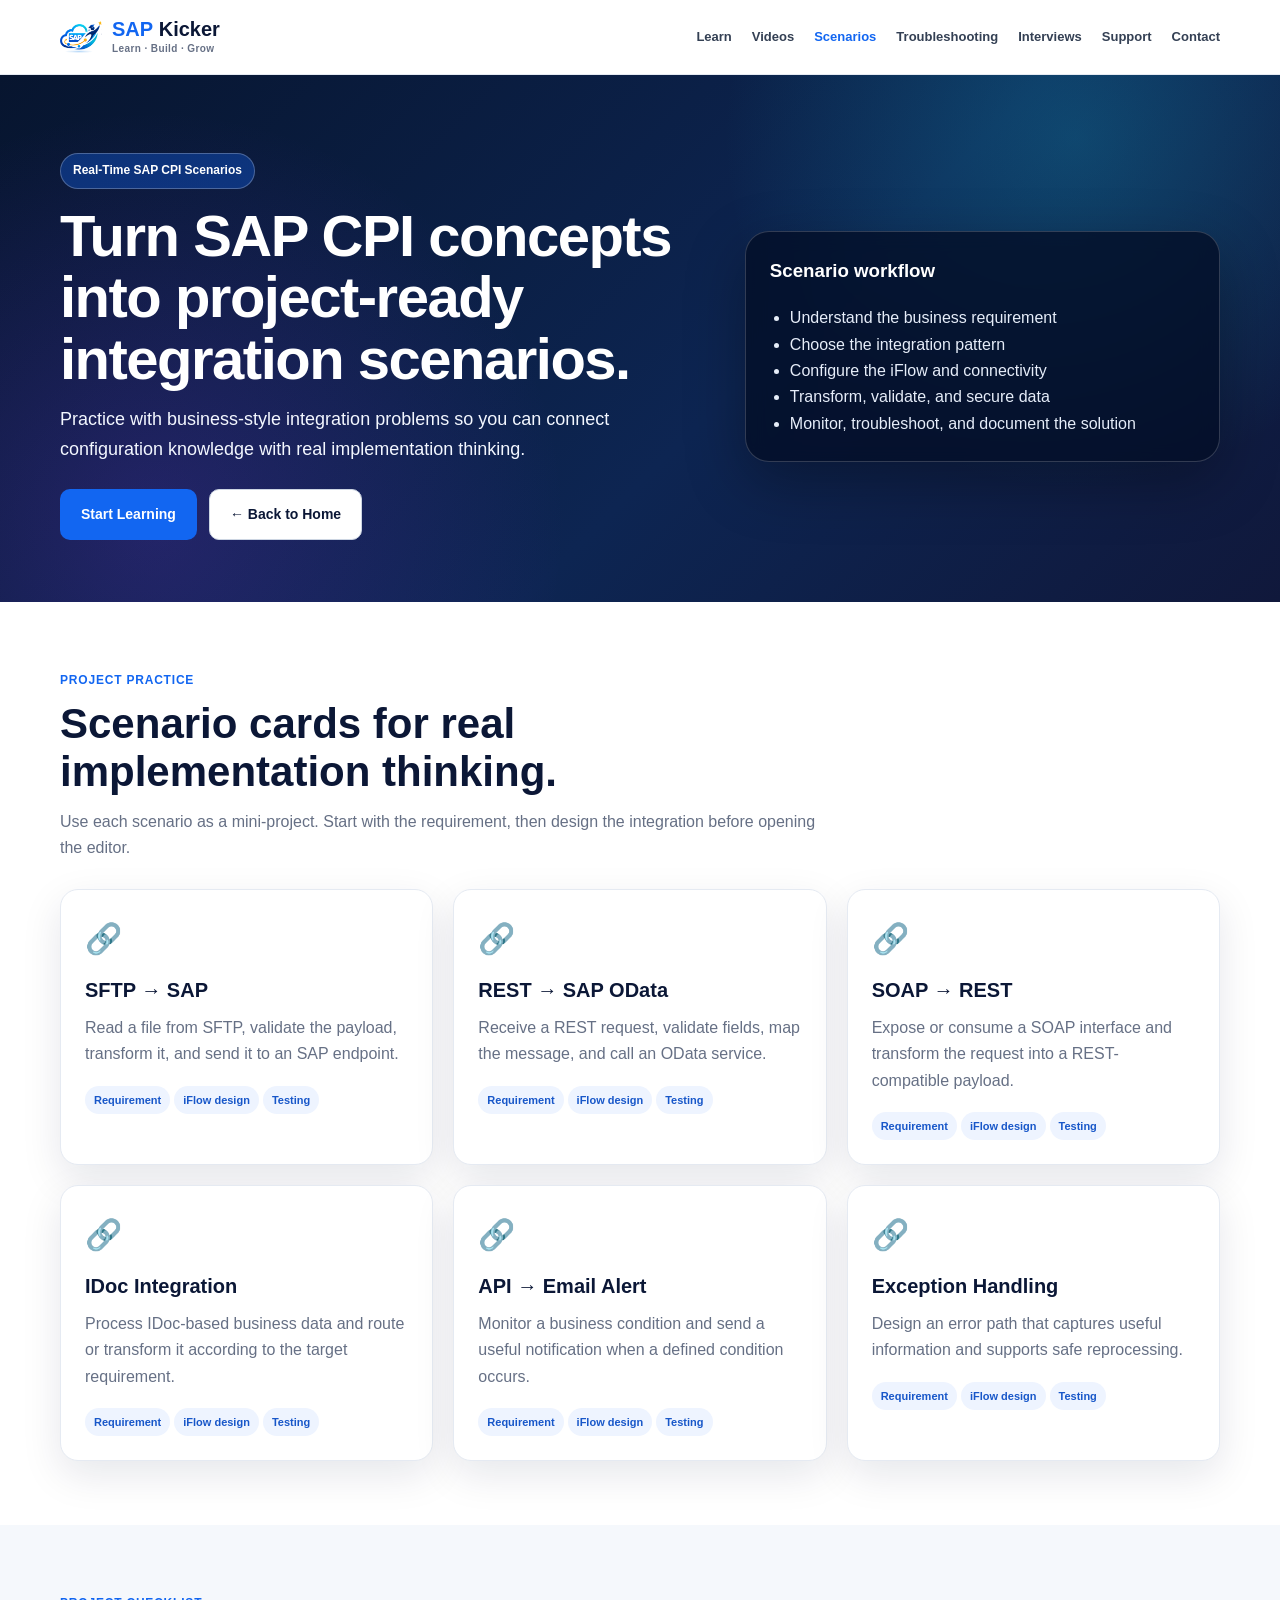
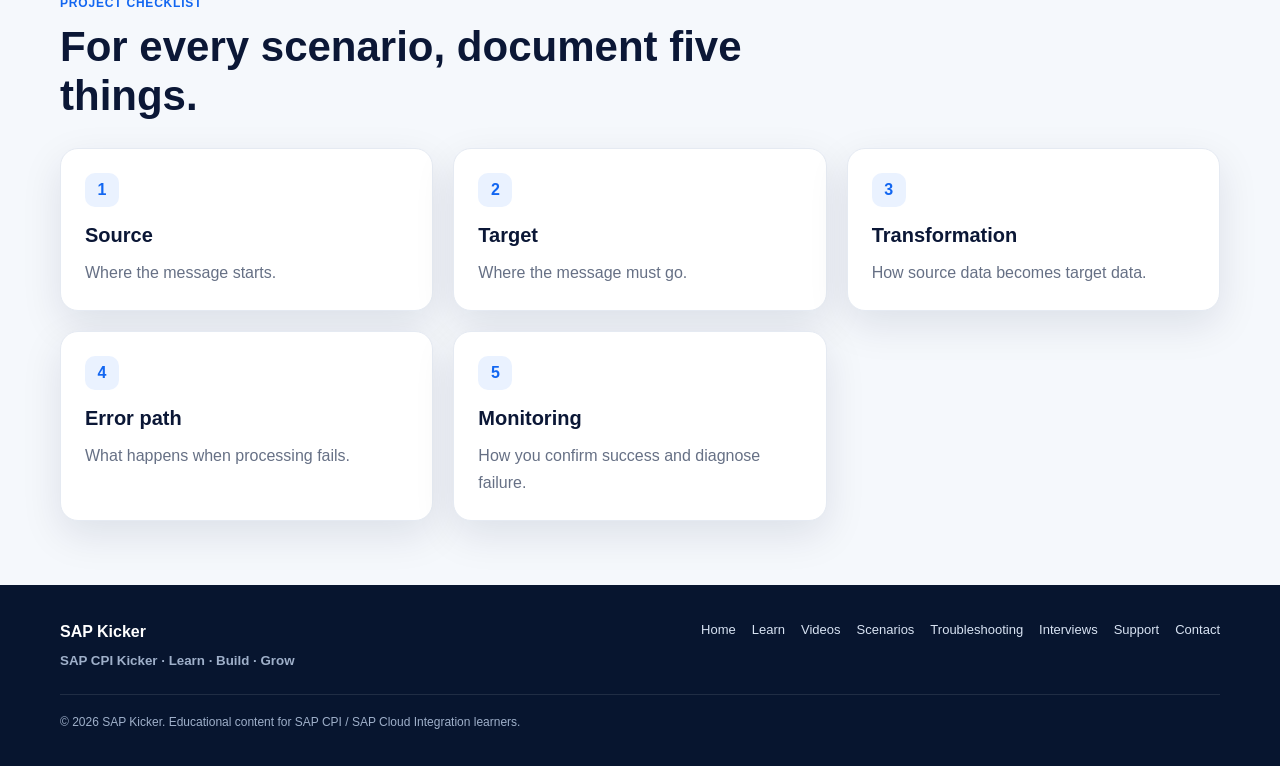
<file: real-time-scenarios.html>
<!DOCTYPE html><html lang="en"><head><meta charset="UTF-8"><meta name="viewport" content="width=device-width, initial-scale=1.0"><meta name="description" content="Practical SAP CPI real-time integration scenarios and project ideas."><title>SAP Kicker | Real-Time Scenarios</title><link rel="stylesheet" href="site.css"></head><body><header><div class="container nav"><a class="logo" href="index.html" aria-label="SAP Kicker home"><img class="site-logo-image" src="[data-uri]" alt="SAP Kicker logo"><span class="logo-text"><b>SAP</b> Kicker<small>Learn · Build · Grow</small></span></a><button class="menu-btn" onclick="toggleMenu()" aria-label="Open navigation menu">☰</button><nav><a href="learning-roadmap.html">Learn</a><a href="tutorials.html">Videos</a><a href="real-time-scenarios.html" aria-current="page">Scenarios</a><a href="troubleshooting.html">Troubleshooting</a><a href="interview-preparation.html">Interviews</a><a href="support.html">Support</a><a href="contact.html">Contact</a></nav></div></header><main><section class="page-hero"><div class="container"><div class="hero-grid"><div><span class="badge">Real-Time SAP CPI Scenarios</span><h1>Turn SAP CPI concepts into project-ready integration scenarios.</h1><p>Practice with business-style integration problems so you can connect configuration knowledge with real implementation thinking.</p><div class="hero-actions"><a class="btn btn-primary" href="learning-roadmap.html">Start Learning</a><a class="btn btn-outline" href="index.html">← Back to Home</a></div></div><div class="hero-card"><h3>Scenario workflow</h3><ul><li>Understand the business requirement</li><li>Choose the integration pattern</li><li>Configure the iFlow and connectivity</li><li>Transform, validate, and secure data</li><li>Monitor, troubleshoot, and document the solution</li></ul></div></div></div></section><section><div class="container"><div class="section-head"><span class="eyebrow">Project practice</span><h2>Scenario cards for real implementation thinking.</h2><p>Use each scenario as a mini-project. Start with the requirement, then design the integration before opening the editor.</p></div><div class="grid grid-3"><article class="card"><div class="icon">🔗</div><h3>SFTP → SAP</h3><p>Read a file from SFTP, validate the payload, transform it, and send it to an SAP endpoint.</p><p style="margin-top:14px"><span class="tag">Requirement</span><span class="tag">iFlow design</span><span class="tag">Testing</span></p></article><article class="card"><div class="icon">🔗</div><h3>REST → SAP OData</h3><p>Receive a REST request, validate fields, map the message, and call an OData service.</p><p style="margin-top:14px"><span class="tag">Requirement</span><span class="tag">iFlow design</span><span class="tag">Testing</span></p></article><article class="card"><div class="icon">🔗</div><h3>SOAP → REST</h3><p>Expose or consume a SOAP interface and transform the request into a REST-compatible payload.</p><p style="margin-top:14px"><span class="tag">Requirement</span><span class="tag">iFlow design</span><span class="tag">Testing</span></p></article><article class="card"><div class="icon">🔗</div><h3>IDoc Integration</h3><p>Process IDoc-based business data and route or transform it according to the target requirement.</p><p style="margin-top:14px"><span class="tag">Requirement</span><span class="tag">iFlow design</span><span class="tag">Testing</span></p></article><article class="card"><div class="icon">🔗</div><h3>API → Email Alert</h3><p>Monitor a business condition and send a useful notification when a defined condition occurs.</p><p style="margin-top:14px"><span class="tag">Requirement</span><span class="tag">iFlow design</span><span class="tag">Testing</span></p></article><article class="card"><div class="icon">🔗</div><h3>Exception Handling</h3><p>Design an error path that captures useful information and supports safe reprocessing.</p><p style="margin-top:14px"><span class="tag">Requirement</span><span class="tag">iFlow design</span><span class="tag">Testing</span></p></article></div></div></section>
<section class="alt"><div class="container"><div class="section-head"><span class="eyebrow">Project checklist</span><h2>For every scenario, document five things.</h2></div><div class="grid grid-3"><article class="card"><div class="number">1</div><h3>Source</h3><p>Where the message starts.</p></article><article class="card"><div class="number">2</div><h3>Target</h3><p>Where the message must go.</p></article><article class="card"><div class="number">3</div><h3>Transformation</h3><p>How source data becomes target data.</p></article><article class="card"><div class="number">4</div><h3>Error path</h3><p>What happens when processing fails.</p></article><article class="card"><div class="number">5</div><h3>Monitoring</h3><p>How you confirm success and diagnose failure.</p></article></div></div></section></main><footer><div class="container"><div class="footer-grid"><div><div class="footer-brand">SAP Kicker<small>SAP CPI Kicker · Learn · Build · Grow</small></div></div><div class="footer-links"><a href="index.html">Home</a><a href="learning-roadmap.html">Learn</a><a href="tutorials.html">Videos</a><a href="real-time-scenarios.html">Scenarios</a><a href="troubleshooting.html">Troubleshooting</a><a href="interview-preparation.html">Interviews</a><a href="support.html">Support</a><a href="contact.html">Contact</a></div></div><div class="copyright">© 2026 SAP Kicker. Educational content for SAP CPI / SAP Cloud Integration learners.</div></div></footer><script>function toggleMenu(){document.querySelector('.nav').classList.toggle('open')}</script></body></html>
</file>
<file: site.css>
:root{--navy:#0b1736;--blue:#1266f1;--cyan:#14b8d4;--light:#f5f8fc;--white:#fff;--text:#172033;--muted:#667085;--border:#e5eaf2;--shadow:0 14px 40px rgba(11,23,54,.10);--radius:18px}
*{box-sizing:border-box;scroll-behavior:smooth}html{scroll-padding-top:88px}body{margin:0;font-family:Inter,Segoe UI,Roboto,Arial,sans-serif;color:var(--text);background:#fff;line-height:1.65}a{text-decoration:none;color:inherit}.container{width:min(1160px,92%);margin:auto}
header{position:sticky;top:0;z-index:1000;background:rgba(255,255,255,.96);backdrop-filter:blur(12px);border-bottom:1px solid var(--border)}
.nav{min-height:74px;display:flex;align-items:center;justify-content:space-between;gap:20px}.logo{display:flex;align-items:center;gap:10px;min-width:220px}.site-logo-image{width:42px;height:42px;object-fit:contain;border-radius:10px}.logo-text{font-size:20px;font-weight:800;color:var(--navy);line-height:1.05}.logo-text b{color:var(--blue)}.logo-text small{display:block;margin-top:4px;font-size:10px;font-weight:700;letter-spacing:.4px;color:#667085}.menu-btn{display:none;background:none;border:0;font-size:28px;cursor:pointer;color:var(--navy)}nav{display:flex;gap:20px;align-items:center;flex-wrap:wrap;justify-content:flex-end}nav a{font-size:13px;font-weight:700;color:#344054}nav a:hover,nav a[aria-current="page"]{color:var(--blue)}
.btn{display:inline-block;padding:13px 20px;border-radius:10px;font-weight:800;font-size:14px;border:1px solid transparent;transition:.2s}.btn-primary{background:var(--blue);color:#fff}.btn-primary:hover{transform:translateY(-2px);box-shadow:0 8px 22px rgba(18,102,241,.25)}.btn-outline{border-color:#ccd5e2;color:var(--navy);background:#fff}.btn-outline:hover{border-color:var(--blue);color:var(--blue)}
.page-hero{position:relative;overflow:hidden;padding:78px 0 62px;background:#07152f;color:#fff}.page-hero:before{content:"";position:absolute;inset:0;pointer-events:none;background:radial-gradient(circle at 84% 12%,rgba(20,184,212,.24),transparent 30%),radial-gradient(circle at 12% 85%,rgba(124,58,237,.22),transparent 34%),linear-gradient(135deg,#07152f 0%,#0d2552 58%,#10183b 100%)}.page-hero .container{position:relative;z-index:2}.hero-grid{display:grid;grid-template-columns:1.15fr .85fr;gap:42px;align-items:center}.badge{display:inline-flex;align-items:center;padding:7px 12px;border-radius:999px;background:rgba(18,102,241,.35);border:1px solid rgba(255,255,255,.25);font-size:12px;font-weight:800;color:#fff}.page-hero h1{font-size:clamp(36px,5vw,58px);line-height:1.06;margin:16px 0;color:#fff;letter-spacing:-1.5px}.page-hero p{font-size:18px;max-width:720px;color:#f3f7ff;margin:0 0 24px}.hero-actions{display:flex;gap:12px;flex-wrap:wrap}.hero-card{background:rgba(3,14,38,.78);border:1px solid rgba(255,255,255,.18);border-radius:24px;padding:24px;box-shadow:0 20px 60px rgba(0,0,0,.3);backdrop-filter:blur(10px)}.hero-card h3{margin-top:0;color:#fff}.hero-card p,.hero-card li{color:#e6edf9}.hero-card ul{padding-left:20px;margin-bottom:0}
section{padding:64px 0}.section-head{max-width:760px;margin-bottom:28px}.eyebrow{color:var(--blue);font-size:12px;font-weight:900;letter-spacing:.8px;text-transform:uppercase}.section-head h2{font-size:clamp(28px,4vw,42px);line-height:1.15;margin:8px 0 12px;color:var(--navy)}.section-head p{margin:0;color:var(--muted)}.grid{display:grid;gap:20px}.grid-2{grid-template-columns:repeat(2,minmax(0,1fr))}.grid-3{grid-template-columns:repeat(3,minmax(0,1fr))}.grid-4{grid-template-columns:repeat(4,minmax(0,1fr))}
.card{background:#fff;border:1px solid var(--border);border-radius:18px;padding:24px;box-shadow:var(--shadow)}.card h3{margin:0 0 8px;color:var(--navy);font-size:20px}.card p{margin:0;color:var(--muted)}.card ul{margin:12px 0 0;padding-left:20px;color:#475467}.icon{font-size:30px;margin-bottom:10px}.number{display:inline-flex;width:34px;height:34px;align-items:center;justify-content:center;border-radius:10px;background:#eaf2ff;color:var(--blue);font-weight:900;margin-bottom:12px}.tag{display:inline-block;padding:5px 9px;border-radius:999px;background:#eef4ff;color:#1857c9;font-size:11px;font-weight:800;margin:4px 4px 0 0}
.alt{background:var(--light)}.callout{background:linear-gradient(135deg,#0b1736,#1266f1);color:#fff;border-radius:24px;padding:34px}.callout h2{margin-top:0;color:#fff}.callout p{color:#e9f1ff}.callout .btn-outline{background:#fff}
.steps{counter-reset:step}.step{position:relative;padding-left:58px}.step:before{counter-increment:step;content:counter(step);position:absolute;left:0;top:0;width:38px;height:38px;border-radius:12px;background:#eaf2ff;color:var(--blue);display:flex;align-items:center;justify-content:center;font-weight:900}.step h3{margin:0 0 5px;color:var(--navy)}.step p{margin:0;color:var(--muted)}
.faq details{border:1px solid var(--border);border-radius:14px;padding:16px 18px;background:#fff}.faq details+details{margin-top:10px}.faq summary{cursor:pointer;font-weight:800;color:var(--navy)}.faq p{color:var(--muted);margin:10px 0 0}
footer{background:#07152f;color:#d8e3f3;padding:34px 0}.footer-grid{display:flex;justify-content:space-between;gap:30px;align-items:flex-start}.footer-brand{font-weight:800;color:#fff}.footer-brand small{display:block;color:#9fb0ca;font-weight:600;margin-top:4px}.footer-links{display:flex;gap:16px;flex-wrap:wrap}.footer-links a{font-size:13px}.footer-links a:hover{color:#fff}.copyright{margin-top:22px;padding-top:18px;border-top:1px solid rgba(255,255,255,.1);font-size:12px;color:#9fb0ca}
.form-box{max-width:760px;background:#fff;border:1px solid var(--border);border-radius:20px;padding:26px;box-shadow:var(--shadow)}label{display:block;font-size:13px;font-weight:800;color:var(--navy);margin:14px 0 6px}input,textarea,select{width:100%;padding:12px 13px;border:1px solid #ccd5e2;border-radius:10px;font:inherit;color:var(--text);background:#fff}textarea{min-height:140px;resize:vertical}.small-note{font-size:12px;color:var(--muted)}
@media(max-width:980px){nav{gap:12px}.hero-grid{grid-template-columns:1fr}.grid-4{grid-template-columns:repeat(2,minmax(0,1fr))}}
@media(max-width:760px){.menu-btn{display:block}nav{display:none;position:absolute;left:4%;right:4%;top:68px;background:#fff;border:1px solid var(--border);border-radius:14px;padding:14px;box-shadow:var(--shadow);flex-direction:column;align-items:stretch}.nav.open nav{display:flex}nav a{padding:8px 10px}.logo{min-width:0}.grid-2,.grid-3,.grid-4{grid-template-columns:1fr}.page-hero{padding:62px 0 50px}.page-hero h1{font-size:40px}.page-hero p{font-size:16px}.footer-grid{flex-direction:column}}
</file>
